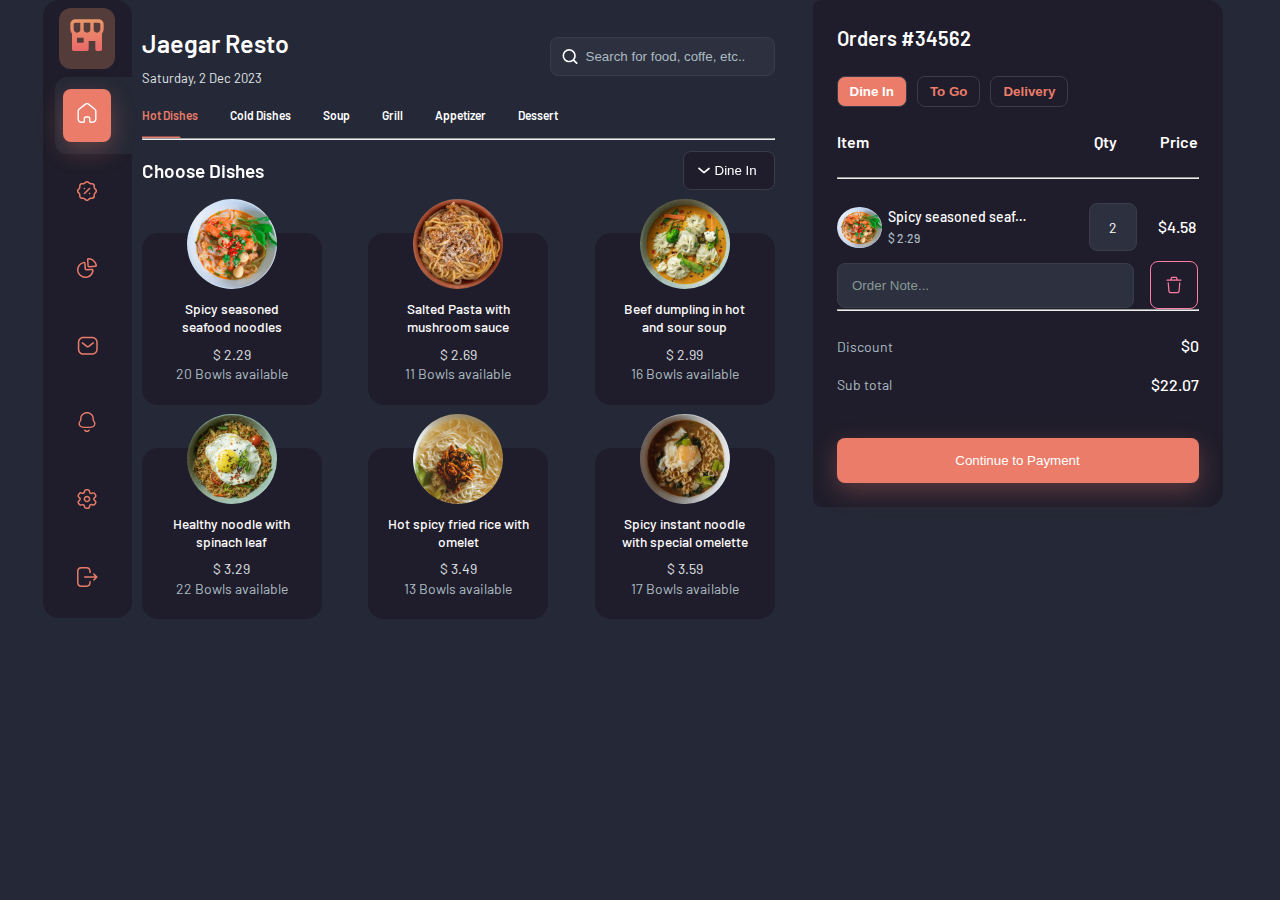
<file: index.html>
<!DOCTYPE html>
<html lang="en">

<head>
    <meta charset="UTF-8">
    <meta name="viewport" content="width=device-width, initial-scale=1.0">
    <title>Jaegar Resto</title>
    <link rel="stylesheet" href="styles.css">
</head>

<body>
    <div class="container">
        <nav class="sitenav">
            <ul class="sitenav__list">
                <li class="sitenav__item">
                    <div class='icon-wrapper'>
                        <svg xmlns="http://www.w3.org/2000/svg" width="40" height="40" fill="none">
                            <path fill="url(#a)"
                                d="M31.667 3.333H8.333c-2.756 0-5 2.244-5 5v4.719c0 1.755.637 3.35 1.667 4.576v15.705A1.667 1.667 0 0 0 6.667 35H20a1.667 1.667 0 0 0 1.667-1.667V25h6.666v8.333A1.667 1.667 0 0 0 30 35h3.333A1.667 1.667 0 0 0 35 33.333V17.627a7.09 7.09 0 0 0 1.667-4.577V8.333c0-2.756-2.244-5-5-5Zm1.666 5v4.719c0 1.9-1.415 3.52-3.151 3.611l-.182.004a3.337 3.337 0 0 1-3.333-3.334V6.667h5c.92 0 1.666.748 1.666 1.666Zm-16.666 5V6.667h6.666v6.666A3.337 3.337 0 0 1 20 16.667a3.337 3.337 0 0 1-3.333-3.334Zm-10-5c0-.918.746-1.666 1.666-1.666h5v6.666A3.337 3.337 0 0 1 10 16.667l-.182-.005c-1.736-.09-3.151-1.71-3.151-3.61V8.333Zm10 18.334H10v-5h6.667v5Z" />
                            <defs>
                                <linearGradient id="a" x1="20" x2="20" y1="3.333" y2="35"
                                    gradientUnits="userSpaceOnUse">
                                    <stop stop-color="#EA9769" />
                                    <stop offset="1" stop-color="#EA6969" />
                                </linearGradient>
                            </defs>
                        </svg>
                    </div>
                </li>
                <li class="sitenav__item active">
                    <div class='icon-wrapper'>
                        <svg xmlns="http://www.w3.org/2000/svg" width="20" height="20" fill="none">
                            <path fill="currentColor"
                                d="M7.73.788a3.633 3.633 0 0 1 4.36-.12l.16.12 6.09 4.871a2.999 2.999 0 0 1 1.15 2.13l.01.2v8.11c0 2.09-1.65 3.79-3.72 3.9h-1.99a1.83 1.83 0 0 1-1.79-1.69l-.01-.14v-2.86a.635.635 0 0 0-.54-.62l-.09-.01H8.69a.635.635 0 0 0-.62.54l-.01.09v2.85c0 .06-.01.13-.02.18l-.01.02-.01.07a1.822 1.822 0 0 1-1.69 1.56L6.2 20H4.41c-2.09 0-3.8-1.64-3.91-3.7v-8.31a2.967 2.967 0 0 1 1-2.19L7.73.788Zm3.65 1.09a2.256 2.256 0 0 0-2.64-.11l-.15.11L2.51 6.78a1.55 1.55 0 0 0-.61 1.06l-.01.16v8.1c0 1.33 1.04 2.42 2.36 2.5H6.2c.22 0 .41-.15.44-.36l.02-.18.01-.05v-2.7c0-1.07.82-1.94 1.87-2.02h2.82c1.07 0 1.94.82 2.02 1.87v3.01c0 .21.15.39.35.43h1.86a2.5 2.5 0 0 0 2.51-2.34l.01-.16v-8.1a1.62 1.62 0 0 0-.5-1.13l-.13-.11-6.1-4.88Z" />
                        </svg>
                    </div>
                </li>
                <li class="sitenav__item">
                    <div class='icon-wrapper'>
                        <svg xmlns="http://www.w3.org/2000/svg" width="20" height="20" fill="none">
                            <path fill="currentColor"
                                d="m11.951.716.182.17.72.72c.246.245.57.396.914.43l.15.008h1.027a3.013 3.013 0 0 1 3.007 2.835l.005.177v1.027c0 .35.12.686.338.953l.1.11.718.72a3.012 3.012 0 0 1 .146 4.114l-.136.145-.728.729c-.245.245-.396.57-.43.913l-.008.149v1.029a3.012 3.012 0 0 1-2.835 3.006l-.177.005h-1.028c-.348 0-.685.12-.953.34l-.11.099-.718.716a3.01 3.01 0 0 1-4.115.146l-.154-.144-.717-.717a1.515 1.515 0 0 0-.917-.433l-.148-.007H5.055a3.011 3.011 0 0 1-3.006-2.834l-.005-.177v-1.03c0-.347-.121-.684-.34-.951l-.099-.11-.717-.718A3.011 3.011 0 0 1 .742 8.02l.136-.145.726-.727c.247-.248.399-.572.433-.917l.007-.148V5.056l.005-.177a3.013 3.013 0 0 1 2.83-2.83l.176-.005h1.03c.348 0 .684-.121.951-.338l.11-.1.719-.718C8.99-.244 10.793-.294 11.95.716Zm-2.91 1.127-.114.104-.721.722a3.012 3.012 0 0 1-1.924.868l-.198.007H5.055c-.787 0-1.435.604-1.505 1.374l-.006.138v1.027c0 .729-.264 1.43-.742 1.978l-.135.146-.727.728a1.51 1.51 0 0 0-.097 2.024l.105.115.72.72c.513.516.822 1.201.87 1.924l.006.198v1.029c0 .788.604 1.435 1.374 1.505l.137.006h1.03c.727 0 1.429.265 1.977.742l.145.136.724.723a1.512 1.512 0 0 0 2.027.1l.115-.105.721-.72a3.01 3.01 0 0 1 1.924-.87l.198-.006h1.028c.789 0 1.436-.604 1.506-1.374l.006-.137v-1.03c0-.728.265-1.431.742-1.977l.135-.145.727-.727c.552-.555.584-1.43.097-2.024l-.104-.115-.722-.722a3.01 3.01 0 0 1-.868-1.924l-.007-.198V5.056c0-.789-.604-1.436-1.374-1.506l-.138-.006h-1.028c-.73 0-1.431-.265-1.978-.742l-.145-.135-.688-.69-.04-.037a1.512 1.512 0 0 0-2.023-.097Zm4.056 10.2c.07.07.13.15.17.24.03.09.05.19.05.29 0 .1-.02.19-.05.28-.04.09-.1.18-.17.25a.75.75 0 0 1-1.06 0 .821.821 0 0 1-.16-.25.717.717 0 0 1 0-.57c.04-.09.09-.17.16-.24.28-.28.78-.28 1.06 0Zm.003-5.144a.75.75 0 0 1 .073.977l-.073.084-5.14 5.14a.75.75 0 0 1-1.133-.977l.072-.084 5.14-5.14a.75.75 0 0 1 1.061 0Zm-5.144.004c.14.139.22.33.22.53 0 .1-.01.189-.05.28-.04.09-.1.17-.17.25a.773.773 0 0 1-.53.22c-.1 0-.19-.021-.28-.061a.818.818 0 0 1-.25-.16.963.963 0 0 1-.16-.25.714.714 0 0 1 0-.57c.04-.09.09-.18.16-.24a.772.772 0 0 1 1.06 0Z" />
                        </svg>
                    </div>
                </li>
                <li class="sitenav__item">
                    <div class='icon-wrapper'>
                        <svg xmlns="http://www.w3.org/2000/svg" width="20" height="20" fill="none">
                            <path fill="currentColor"
                                d="M8.498 4.76c.087.175.14.364.155.561l.389 5.489c.005.075.04.145.099.194a.29.29 0 0 0 .157.067l.062.001 5.574-.335c.453-.027.897.13 1.226.435.33.304.517.728.514 1.22-.247 3.612-2.901 6.632-6.515 7.415-3.614.782-7.323-.86-9.101-4.022a7.664 7.664 0 0 1-.944-2.61l-.048-.34A5.183 5.183 0 0 1 0 12.08l.003-.242c.01-3.772 2.659-7.033 6.385-7.913l.256-.056.137-.023c.721-.098 1.43.28 1.717.916Zm-1.482.518-.084.01-.228.051c-2.969.716-5.098 3.271-5.216 6.282l-.005.245c-.007.187 0 .373.022.572l.028.203c.1.854.375 1.68.816 2.436 1.467 2.61 4.518 3.96 7.49 3.316 2.972-.644 5.155-3.128 5.357-6.052a.158.158 0 0 0-.051-.116.165.165 0 0 0-.077-.04l-.044-.003-5.565.335a1.795 1.795 0 0 1-1.289-.42 1.716 1.716 0 0 1-.605-1.187l-.388-5.484c0-.009-.003-.018-.02-.053a.163.163 0 0 0-.14-.095ZM11.423.001c4.285.121 7.88 3.2 8.567 7.34l.01.116-.002.202c-.024.297-.144.58-.344.808a1.46 1.46 0 0 1-.995.49l-6.646.433c-.851.048-1.583-.585-1.639-1.417L9.93 1.45l.005-.146.022-.165c.06-.292.211-.559.435-.762.282-.254.655-.39 1.031-.375Zm-.012 1.448.44 6.43c.003.038.037.068.07.066l6.597-.431-.033-.18c-.653-3.254-3.473-5.67-6.856-5.875l-.218-.01Z" />
                        </svg>
                    </div>
                </li>
                <li class="sitenav__item">
                    <div class='icon-wrapper'>
                        <svg xmlns="http://www.w3.org/2000/svg" width="21" height="19" fill="none">
                            <path fill="currentColor"
                                d="M15.321.758a5.518 5.518 0 0 1 3.987 1.773 5.568 5.568 0 0 1 1.479 4.086l-.002 6.237a5.6 5.6 0 0 1-1.477 4.13 5.522 5.522 0 0 1-3.995 1.774h-9.06c-3.17 0-5.457-2.561-5.457-5.859V6.617C.796 3.32 3.083.758 6.252.758h9.07Zm-.017 1.528H6.252c-2.293 0-3.939 1.844-3.939 4.331v6.282c0 2.488 1.646 4.33 3.94 4.33h9.051a4.005 4.005 0 0 0 2.894-1.287A4.097 4.097 0 0 0 19.27 12.9l.001-6.327a4.064 4.064 0 0 0-1.072-2.998 4.005 4.005 0 0 0-2.894-1.288Zm1.516 4.11c.238.3.216.725-.036.998l-.082.077-4.107 3.31a2.89 2.89 0 0 1-3.416.115l-.161-.119-4.135-3.304a.768.768 0 0 1-.122-1.074.755.755 0 0 1 .973-.187l.092.063 4.13 3.301a1.38 1.38 0 0 0 1.58.089l.118-.083 4.1-3.305a.755.755 0 0 1 1.066.12Z" />
                        </svg>
                    </div>
                </li>
                <li class="sitenav__item">
                    <div class='icon-wrapper'>
                        <svg xmlns="http://www.w3.org/2000/svg" width="18" height="20" fill="none">
                            <path fill="currentColor"
                                d="M11.608 17.69c.296.242.343.681.105.982-.176.221-.38.42-.596.583a3.495 3.495 0 0 1-4.902-.586.703.703 0 0 1 .11-.98.684.684 0 0 1 .968.11c.345.44.854.724 1.413.79a2.138 2.138 0 0 0 1.577-.445c.133-.1.253-.217.356-.347a.684.684 0 0 1 .969-.106ZM2.152 7l.012-.596c.01-.255.023-.492.043-.723C2.507 2.445 5.596 0 8.965 0h.071c3.367 0 6.457 2.443 6.767 5.685.018.206.026.39.028.647l.001.788c0 .072.002.135.004.194l.009.196.045.187a3.93 3.93 0 0 0 .726 1.431l.15.177.063.08c.406.607.638 1.313.671 2.074l-.001.403a4.076 4.076 0 0 1-.965 2.496 4.799 4.799 0 0 1-3.047 1.488 41.583 41.583 0 0 1-8.974 0 4.874 4.874 0 0 1-3.086-1.524 4.07 4.07 0 0 1-.926-2.66v-.238A4.08 4.08 0 0 1 1.17 9.38l.068-.086a3.85 3.85 0 0 0 .928-1.82l-.015.06L2.152 7Zm6.884-5.605h-.071c-2.698 0-5.157 1.946-5.385 4.412-.012.135-.021.275-.029.422l-.016.467-.006.919-.015.142A5.251 5.251 0 0 1 2.25 10.24l.05-.057-.089.146a2.67 2.67 0 0 0-.313.94l-.018.19v.218a2.656 2.656 0 0 0 .575 1.716 3.485 3.485 0 0 0 2.198 1.065c2.887.314 5.8.314 8.7 0a3.418 3.418 0 0 0 2.156-1.031c.412-.494.63-1.117.614-1.773v-.164a2.586 2.586 0 0 0-.435-1.323l.016.026-.138-.162a5.33 5.33 0 0 1-1.013-1.997l-.065-.276-.013-.092a7.52 7.52 0 0 1-.018-.4l-.003-.905a6.69 6.69 0 0 0-.022-.548c-.237-2.472-2.697-4.418-5.395-4.418Z" />
                        </svg>
                    </div>
                </li>
                <li class="sitenav__item">
                    <div class='icon-wrapper'>
                        <svg xmlns="http://www.w3.org/2000/svg" width="20" height="20" fill="none">
                            <path fill="currentColor"
                                d="M10.616 0c.71 0 1.388.28 1.882.779.495.498.762 1.17.74 1.799l.009.147c.017.146.065.286.144.416.152.255.402.44.695.514.292.074.602.032.896-.137l.164-.082c1.23-.567 2.705-.117 3.387 1.043l.613 1.043c.017.027.03.056.043.085l.057.111a2.536 2.536 0 0 1-.884 3.204l-.257.159a1.102 1.102 0 0 0-.33.356 1.094 1.094 0 0 0-.117.847c.078.287.27.53.56.695l.166.105c.505.346.869.855 1.028 1.439.18.659.083 1.36-.272 1.957l-.66 1.077-.1.152c-.774 1.092-2.279 1.425-3.427.776l-.136-.069a1.19 1.19 0 0 0-.435-.1 1.128 1.128 0 0 0-1.143 1.154l-.008.171C13.12 18.971 11.985 20 10.616 20H9.381c-1.449 0-2.623-1.15-2.622-2.525l-.008-.147a1.045 1.045 0 0 0-.148-.422 1.125 1.125 0 0 0-.688-.519c-.29-.076-.6-.035-.9.134l-.177.087a2.674 2.674 0 0 1-1.794.129 2.606 2.606 0 0 1-1.57-1.215l-.637-1.078-.085-.16a2.527 2.527 0 0 1 1.03-3.296l.104-.065c.309-.21.494-.554.494-.923 0-.401-.219-.772-.6-.988l-.156-.098A2.542 2.542 0 0 1 .86 5.507l.65-1.045a2.646 2.646 0 0 1 3.552-.96l.134.07c.135.06.283.093.425.094.626 0 1.137-.492 1.146-1.124l.009-.194A2.54 2.54 0 0 1 7.528.755 2.642 2.642 0 0 1 9.381 0h1.235Zm0 1.448H9.381c-.302 0-.592.118-.806.328-.189.186-.304.431-.325.66l-.013.305C8.133 4.072 7 5.114 5.613 5.114a2.619 2.619 0 0 1-1.069-.244l-.192-.1a1.163 1.163 0 0 0-1.571.43l-.65 1.045a1.103 1.103 0 0 0 .312 1.464l.26.162A2.556 2.556 0 0 1 3.859 10c0 .845-.424 1.634-1.156 2.13l-.156.096c-.512.29-.71.918-.472 1.412l.056.107.63 1.063c.147.262.395.454.688.536.26.072.538.052.754-.042l.109-.052a2.652 2.652 0 0 1 1.986-.261 2.591 2.591 0 0 1 1.925 2.21l.02.353c.062.563.548 1 1.14 1h1.234c.598 0 1.094-.45 1.14-1l.006-.11a2.536 2.536 0 0 1 .766-1.824 2.65 2.65 0 0 1 1.877-.75c.35.01.695.087 1.048.242l.316.158c.496.213 1.084.058 1.382-.361l.073-.111.644-1.052a1.1 1.1 0 0 0-.303-1.455l-.273-.17a2.563 2.563 0 0 1-1.062-1.462 2.513 2.513 0 0 1 .265-1.944c.19-.326.451-.606.792-.838l.161-.099c.512-.293.71-.921.473-1.417l-.07-.134-.013-.028-.585-.995a1.157 1.157 0 0 0-1.34-.513l-.111.044-.104.051a2.661 2.661 0 0 1-1.984.272 2.607 2.607 0 0 1-1.596-1.18 2.488 2.488 0 0 1-.342-1.021l-.014-.253a1.11 1.11 0 0 0-.323-.814 1.158 1.158 0 0 0-.823-.34Zm-.613 5.284c1.842 0 3.336 1.463 3.336 3.268 0 1.805-1.494 3.268-3.336 3.268-1.842 0-3.336-1.463-3.336-3.268 0-1.805 1.494-3.268 3.336-3.268Zm0 1.448c-1.026 0-1.858.815-1.858 1.82 0 1.005.832 1.82 1.858 1.82 1.026 0 1.858-.815 1.858-1.82 0-1.005-.832-1.82-1.858-1.82Z" />
                        </svg>
                    </div>
                </li>
                <li class="sitenav__item">
                    <div class='icon-wrapper'>
                        <svg xmlns="http://www.w3.org/2000/svg" width="24" height="24" fill="none">
                            <path fill="currentColor"
                                d="M11.331 2.021a4.435 4.435 0 0 1 4.43 4.227l.005.208v.933a.75.75 0 0 1-1.493.102l-.007-.102v-.933a2.935 2.935 0 0 0-2.763-2.93l-.172-.005H6.456a2.935 2.935 0 0 0-2.929 2.763l-.005.172v11.13a2.935 2.935 0 0 0 2.762 2.93l.172.006h4.885a2.925 2.925 0 0 0 2.92-2.753l.005-.171v-.944a.75.75 0 0 1 1.493-.101l.007.101v.944a4.425 4.425 0 0 1-4.21 4.418l-.215.006H6.456a4.435 4.435 0 0 1-4.43-4.227l-.004-.209V6.457a4.435 4.435 0 0 1 4.225-4.43l.209-.005h4.875Zm7.995 6.481.084.073 2.928 2.915c.027.026.05.053.071.08l-.07-.08a.753.753 0 0 1 .17.26l.012.035a.667.667 0 0 1 .019.064l.007.036a.637.637 0 0 1 .012.136v.029c0 .015-.002.03-.004.046l.005-.075a.755.755 0 0 1-.013.137l-.008.035a.65.65 0 0 1-.019.068l-.011.03a.68.68 0 0 1-.032.073l-.01.017a.743.743 0 0 1-.127.17l-.002.002-2.928 2.916a.75.75 0 0 1-1.13-.98l.072-.083 1.639-1.636-10.223.001a.75.75 0 0 1-.101-1.493l.101-.007h10.225l-1.641-1.633a.75.75 0 0 1-.075-.977l.073-.084a.75.75 0 0 1 .976-.075Z" />
                        </svg>
                    </div>
                </li>
            </ul>
        </nav>
        <section class="middle-section">
            <header class="site-header">
                <div class="site-header__top">
                    <div class="site-header__title">
                        <p class='logo-title'>jaegar resto</p>
                        <span class='date'>Saturday, 2 Dec 2023</span>
                    </div>
                    <form class='form'>
                        <img class="form__img" src="./img/search-icon.svg" alt="search">
                        <input type="text" name="search" class="search-input"
                            placeholder="Search for food, coffe, etc..">
                    </form>
                </div>
                <div class="site-header__menu">
                    <ul class="site-header-list">
                        <li class="site-header-item active-item">Hot Dishes</li>
                        <li class="site-header-item">Cold Dishes</li>
                        <li class="site-header-item">Soup</li>
                        <li class="site-header-item">Grill</li>
                        <li class="site-header-item">Appetizer</li>
                        <li class="site-header-item">Dessert</li>
                    </ul>
                </div>
            </header>
            <hr>
            <div class="food-info">
                <div class="food-info_header">
                    <p class="food-info_dishes">Choose Dishes</p>
                    <select name="sources" id="sources" class="custom-select sources">
                        <option value="profile">Dine In</option>
                        <option value="word">To Go</option>
                        <option value="hashtag">Delivery</option>
                    </select>
                </div>
                <ul class="food__list">
                    <li class="food__item">
                        <img class="food__img" src="./img/image 4.png" alt="Spicy seasoned seafood noodles">
                        <div class="about__food">
                            <p class="food__name">Spicy seasoned seafood noodles</p>
                            <span class="food-price">$ 2.29</span>
                            <p class="availabled-bowls">20 Bowls available</p>
                        </div>
                    </li>
                    <li class="food__item">
                        <img class="food__img" src="./img/image 4-1.png" alt="Salted Pasta with mushroom sauce">
                        <div class="about__food">
                            <p class="food__name">Salted Pasta with mushroom sauce</p>
                            <span class="food-price">$ 2.69</span>
                            <p class="availabled-bowls">11 Bowls available</p>
                        </div>
                    </li>
                    <li class="food__item">
                        <img class="food__img" src="./img/image 4-2.png" alt="Beef dumpling in hot and sour soup">
                        <div class="about__food">
                            <p class="food__name">Beef dumpling in hot and sour soup</p>
                            <span class="food-price">$ 2.99</span>
                            <p class="availabled-bowls">16 Bowls available</p>
                        </div>
                    </li>
                    <li class="food__item">
                        <img class="food__img" src="./img/image 4-3.png" alt="Healthy noodle with spinach leaf">
                        <div class="about__food">
                            <p class="food__name">Healthy noodle with spinach leaf</p>
                            <span class="food-price">$ 3.29</span>
                            <p class="availabled-bowls">22 Bowls available</p>
                        </div>
                    </li>
                    <li class="food__item">
                        <img class="food__img" src="./img/image 4-4.png" alt="Hot spicy fried rice with omelet">
                        <div class="about__food">
                            <p class="food__name">Hot spicy fried rice with omelet</p>
                            <span class="food-price">$ 3.49</span>
                            <p class="availabled-bowls">13 Bowls available</p>
                        </div>
                    </li>
                    <li class="food__item">
                        <img class="food__img" src="./img/image 4-5.png"
                            alt="Spicy instant noodle with special omelette">
                        <div class="about__food">
                            <p class="food__name">Spicy instant noodle with special omelette</p>
                            <span class="food-price">$ 3.59</span>
                            <p class="availabled-bowls">17 Bowls available</p>
                        </div>
                    </li>
                </ul>
            </div>
        </section>
        <setion class="right-section">
            <div class="order">
                <header class="order-header">
                    <p class="order-header__title">Orders #34562</p>
                    <div class="order-header__buttons">
                        <button class="order-header_button active-btn" type="button">Dine In</button><button
                            class="order-header_button" type="button">To Go</button><button class="order-header_button"
                            type="button">Delivery</button>
                    </div>
                    <div class="about-product-titles">
                        <p class="about-title product-name-title">Item</p>
                        <p class="about-title product-qty-title">Qty</p>
                        <p class="about-title product-price-title">Price</p>
                    </div>
                </header>
                <hr>
                <ul class="product-info__list">
                    <li class="product-info__item">
                        <div class="product-info">
                            <div class="product-info__header">
                                <img class="product-info__img" src="./img/image 4.png"
                                    alt="Spicy seasoned seafood noodles">
                                <div class="product-info__text">
                                    <p class="product-name">Spicy seasoned seafood noodles</p>
                                    <span class="product-price">$ 2.29</span>
                                </div>
                                <div class="product-count">2</div>
                                <p class="total-price">$4.58</p>
                            </div>
                            <div class="product-info__footer">
                                <form class="product-info__form">
                                    <input type="text" class="form-info__input" placeholder="Order Note...">
                                </form>
                                <div class="remove-product-wrapper">
                                    <img class="remove-product-image" src="./img/delete.svg" alt="remove product">
                                </div>
                            </div>
                        </div>
                    </li>
                </ul>
                <hr>
                <div class="discounts">
                    <div class="prices">
                        <div class="prices-header">
                            <p class="discount-title">Discount</p>
                            <p class="discount-price">$0</p>
                        </div>
                        <div class="prices-footer">
                            <p class="total-title">Sub total</p>
                            <p class="sub-price">$22.07</p>
                        </div>
                    </div>
                    <div class="payment-buttons">
                        <button type="submit" class="payment-btn">Continue to Payment</button>
                    </div>
                </div>
        </setion>
    </div>
</body>

</html>
</file>
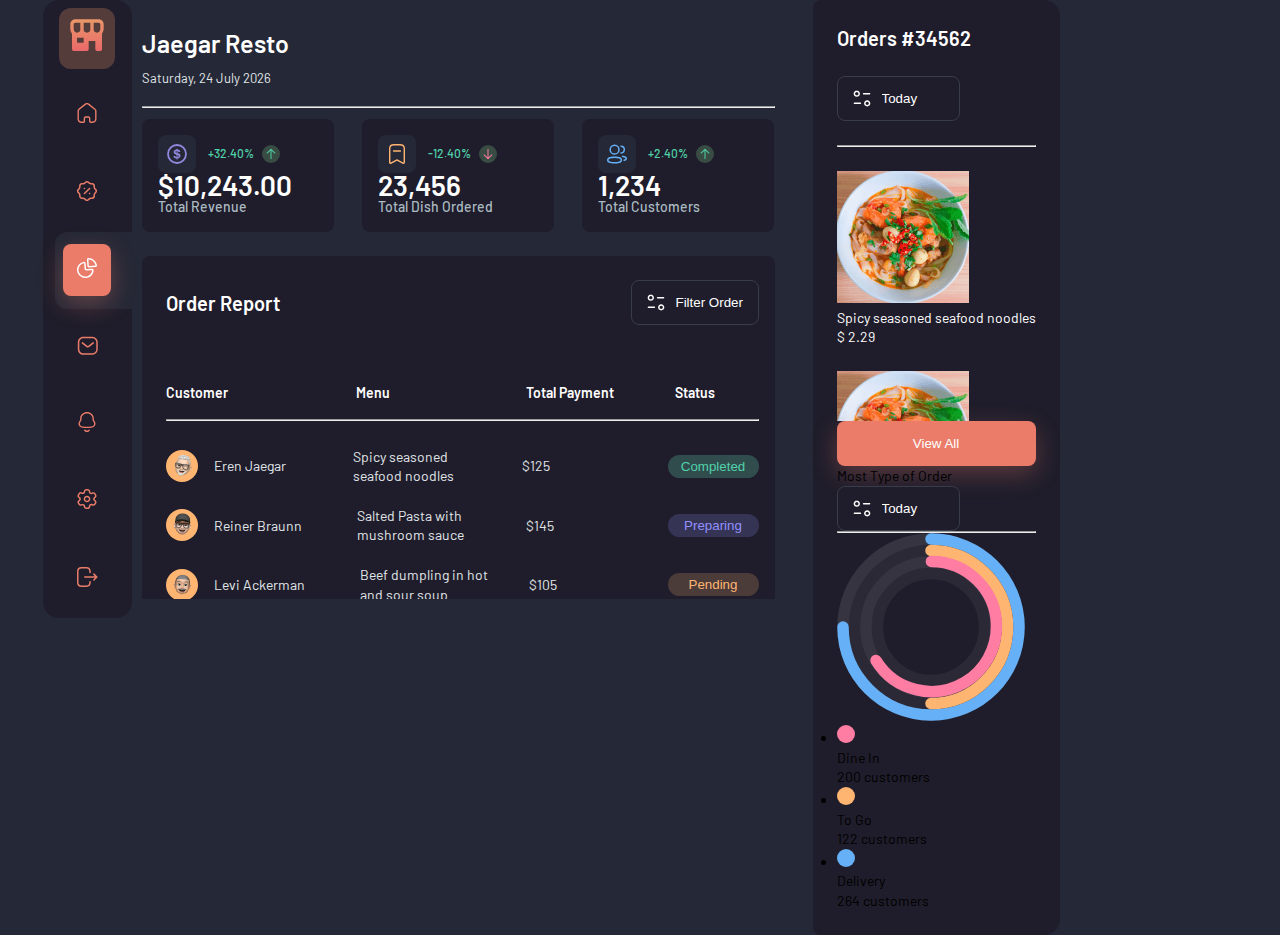
<file: dashboard.html>
<!DOCTYPE html>
<html lang="en">
<head>
    <meta charset="UTF-8">
    <meta name="viewport" content="width=device-width, initial-scale=1.0">
    <title>Jaegar Resto</title>
    <link rel="stylesheet" href="styles.css">
</head>
<body>
    <div class="container">
        <nav class="sitenav">
            <ul class="sitenav__list">
                <li class="sitenav__item">
                    <div class='icon-wrapper'>
                        <svg xmlns="http://www.w3.org/2000/svg" width="40" height="40" fill="none"><path fill="url(#a)" d="M31.667 3.333H8.333c-2.756 0-5 2.244-5 5v4.719c0 1.755.637 3.35 1.667 4.576v15.705A1.667 1.667 0 0 0 6.667 35H20a1.667 1.667 0 0 0 1.667-1.667V25h6.666v8.333A1.667 1.667 0 0 0 30 35h3.333A1.667 1.667 0 0 0 35 33.333V17.627a7.09 7.09 0 0 0 1.667-4.577V8.333c0-2.756-2.244-5-5-5Zm1.666 5v4.719c0 1.9-1.415 3.52-3.151 3.611l-.182.004a3.337 3.337 0 0 1-3.333-3.334V6.667h5c.92 0 1.666.748 1.666 1.666Zm-16.666 5V6.667h6.666v6.666A3.337 3.337 0 0 1 20 16.667a3.337 3.337 0 0 1-3.333-3.334Zm-10-5c0-.918.746-1.666 1.666-1.666h5v6.666A3.337 3.337 0 0 1 10 16.667l-.182-.005c-1.736-.09-3.151-1.71-3.151-3.61V8.333Zm10 18.334H10v-5h6.667v5Z"/><defs><linearGradient id="a" x1="20" x2="20" y1="3.333" y2="35" gradientUnits="userSpaceOnUse"><stop stop-color="#EA9769"/><stop offset="1" stop-color="#EA6969"/></linearGradient></defs></svg>
                    </div>
                </li>
                <li class="sitenav__item">
                    <div class='icon-wrapper'>
                        <a href="index.html">
                            <svg xmlns="http://www.w3.org/2000/svg" width="20" height="20" fill="none"><path fill="currentColor" d="M7.73.788a3.633 3.633 0 0 1 4.36-.12l.16.12 6.09 4.871a2.999 2.999 0 0 1 1.15 2.13l.01.2v8.11c0 2.09-1.65 3.79-3.72 3.9h-1.99a1.83 1.83 0 0 1-1.79-1.69l-.01-.14v-2.86a.635.635 0 0 0-.54-.62l-.09-.01H8.69a.635.635 0 0 0-.62.54l-.01.09v2.85c0 .06-.01.13-.02.18l-.01.02-.01.07a1.822 1.822 0 0 1-1.69 1.56L6.2 20H4.41c-2.09 0-3.8-1.64-3.91-3.7v-8.31a2.967 2.967 0 0 1 1-2.19L7.73.788Zm3.65 1.09a2.256 2.256 0 0 0-2.64-.11l-.15.11L2.51 6.78a1.55 1.55 0 0 0-.61 1.06l-.01.16v8.1c0 1.33 1.04 2.42 2.36 2.5H6.2c.22 0 .41-.15.44-.36l.02-.18.01-.05v-2.7c0-1.07.82-1.94 1.87-2.02h2.82c1.07 0 1.94.82 2.02 1.87v3.01c0 .21.15.39.35.43h1.86a2.5 2.5 0 0 0 2.51-2.34l.01-.16v-8.1a1.62 1.62 0 0 0-.5-1.13l-.13-.11-6.1-4.88Z"/></svg>
                        </a>
                    </div>
                </li>
                <li class="sitenav__item">
                    <div class='icon-wrapper'>
                       <a href="">
                           <svg xmlns="http://www.w3.org/2000/svg" width="20" height="20" fill="none"><path fill="currentColor" d="m11.951.716.182.17.72.72c.246.245.57.396.914.43l.15.008h1.027a3.013 3.013 0 0 1 3.007 2.835l.005.177v1.027c0 .35.12.686.338.953l.1.11.718.72a3.012 3.012 0 0 1 .146 4.114l-.136.145-.728.729c-.245.245-.396.57-.43.913l-.008.149v1.029a3.012 3.012 0 0 1-2.835 3.006l-.177.005h-1.028c-.348 0-.685.12-.953.34l-.11.099-.718.716a3.01 3.01 0 0 1-4.115.146l-.154-.144-.717-.717a1.515 1.515 0 0 0-.917-.433l-.148-.007H5.055a3.011 3.011 0 0 1-3.006-2.834l-.005-.177v-1.03c0-.347-.121-.684-.34-.951l-.099-.11-.717-.718A3.011 3.011 0 0 1 .742 8.02l.136-.145.726-.727c.247-.248.399-.572.433-.917l.007-.148V5.056l.005-.177a3.013 3.013 0 0 1 2.83-2.83l.176-.005h1.03c.348 0 .684-.121.951-.338l.11-.1.719-.718C8.99-.244 10.793-.294 11.95.716Zm-2.91 1.127-.114.104-.721.722a3.012 3.012 0 0 1-1.924.868l-.198.007H5.055c-.787 0-1.435.604-1.505 1.374l-.006.138v1.027c0 .729-.264 1.43-.742 1.978l-.135.146-.727.728a1.51 1.51 0 0 0-.097 2.024l.105.115.72.72c.513.516.822 1.201.87 1.924l.006.198v1.029c0 .788.604 1.435 1.374 1.505l.137.006h1.03c.727 0 1.429.265 1.977.742l.145.136.724.723a1.512 1.512 0 0 0 2.027.1l.115-.105.721-.72a3.01 3.01 0 0 1 1.924-.87l.198-.006h1.028c.789 0 1.436-.604 1.506-1.374l.006-.137v-1.03c0-.728.265-1.431.742-1.977l.135-.145.727-.727c.552-.555.584-1.43.097-2.024l-.104-.115-.722-.722a3.01 3.01 0 0 1-.868-1.924l-.007-.198V5.056c0-.789-.604-1.436-1.374-1.506l-.138-.006h-1.028c-.73 0-1.431-.265-1.978-.742l-.145-.135-.688-.69-.04-.037a1.512 1.512 0 0 0-2.023-.097Zm4.056 10.2c.07.07.13.15.17.24.03.09.05.19.05.29 0 .1-.02.19-.05.28-.04.09-.1.18-.17.25a.75.75 0 0 1-1.06 0 .821.821 0 0 1-.16-.25.717.717 0 0 1 0-.57c.04-.09.09-.17.16-.24.28-.28.78-.28 1.06 0Zm.003-5.144a.75.75 0 0 1 .073.977l-.073.084-5.14 5.14a.75.75 0 0 1-1.133-.977l.072-.084 5.14-5.14a.75.75 0 0 1 1.061 0Zm-5.144.004c.14.139.22.33.22.53 0 .1-.01.189-.05.28-.04.09-.1.17-.17.25a.773.773 0 0 1-.53.22c-.1 0-.19-.021-.28-.061a.818.818 0 0 1-.25-.16.963.963 0 0 1-.16-.25.714.714 0 0 1 0-.57c.04-.09.09-.18.16-.24a.772.772 0 0 1 1.06 0Z"/></svg>
                       </a>
                    </div>
                </li>
                <li class="sitenav__item active">
                    <div class='icon-wrapper'>
                        <a href="dashboard.html">
                            <svg xmlns="http://www.w3.org/2000/svg" width="20" height="20" fill="none"><path fill="currentColor" d="M8.498 4.76c.087.175.14.364.155.561l.389 5.489c.005.075.04.145.099.194a.29.29 0 0 0 .157.067l.062.001 5.574-.335c.453-.027.897.13 1.226.435.33.304.517.728.514 1.22-.247 3.612-2.901 6.632-6.515 7.415-3.614.782-7.323-.86-9.101-4.022a7.664 7.664 0 0 1-.944-2.61l-.048-.34A5.183 5.183 0 0 1 0 12.08l.003-.242c.01-3.772 2.659-7.033 6.385-7.913l.256-.056.137-.023c.721-.098 1.43.28 1.717.916Zm-1.482.518-.084.01-.228.051c-2.969.716-5.098 3.271-5.216 6.282l-.005.245c-.007.187 0 .373.022.572l.028.203c.1.854.375 1.68.816 2.436 1.467 2.61 4.518 3.96 7.49 3.316 2.972-.644 5.155-3.128 5.357-6.052a.158.158 0 0 0-.051-.116.165.165 0 0 0-.077-.04l-.044-.003-5.565.335a1.795 1.795 0 0 1-1.289-.42 1.716 1.716 0 0 1-.605-1.187l-.388-5.484c0-.009-.003-.018-.02-.053a.163.163 0 0 0-.14-.095ZM11.423.001c4.285.121 7.88 3.2 8.567 7.34l.01.116-.002.202c-.024.297-.144.58-.344.808a1.46 1.46 0 0 1-.995.49l-6.646.433c-.851.048-1.583-.585-1.639-1.417L9.93 1.45l.005-.146.022-.165c.06-.292.211-.559.435-.762.282-.254.655-.39 1.031-.375Zm-.012 1.448.44 6.43c.003.038.037.068.07.066l6.597-.431-.033-.18c-.653-3.254-3.473-5.67-6.856-5.875l-.218-.01Z"/></svg>
                        </a>
                    </div>
                </li>
                <li class="sitenav__item">
                    <div class='icon-wrapper'>
                        <a href="">
                            <svg xmlns="http://www.w3.org/2000/svg" width="21" height="19" fill="none"><path fill="currentColor" d="M15.321.758a5.518 5.518 0 0 1 3.987 1.773 5.568 5.568 0 0 1 1.479 4.086l-.002 6.237a5.6 5.6 0 0 1-1.477 4.13 5.522 5.522 0 0 1-3.995 1.774h-9.06c-3.17 0-5.457-2.561-5.457-5.859V6.617C.796 3.32 3.083.758 6.252.758h9.07Zm-.017 1.528H6.252c-2.293 0-3.939 1.844-3.939 4.331v6.282c0 2.488 1.646 4.33 3.94 4.33h9.051a4.005 4.005 0 0 0 2.894-1.287A4.097 4.097 0 0 0 19.27 12.9l.001-6.327a4.064 4.064 0 0 0-1.072-2.998 4.005 4.005 0 0 0-2.894-1.288Zm1.516 4.11c.238.3.216.725-.036.998l-.082.077-4.107 3.31a2.89 2.89 0 0 1-3.416.115l-.161-.119-4.135-3.304a.768.768 0 0 1-.122-1.074.755.755 0 0 1 .973-.187l.092.063 4.13 3.301a1.38 1.38 0 0 0 1.58.089l.118-.083 4.1-3.305a.755.755 0 0 1 1.066.12Z"/></svg>
                        </a>
                    </div>
                </li>
                <li class="sitenav__item">
                    <div class='icon-wrapper'>
                       <a href="">
                           <svg xmlns="http://www.w3.org/2000/svg" width="18" height="20" fill="none"><path fill="currentColor" d="M11.608 17.69c.296.242.343.681.105.982-.176.221-.38.42-.596.583a3.495 3.495 0 0 1-4.902-.586.703.703 0 0 1 .11-.98.684.684 0 0 1 .968.11c.345.44.854.724 1.413.79a2.138 2.138 0 0 0 1.577-.445c.133-.1.253-.217.356-.347a.684.684 0 0 1 .969-.106ZM2.152 7l.012-.596c.01-.255.023-.492.043-.723C2.507 2.445 5.596 0 8.965 0h.071c3.367 0 6.457 2.443 6.767 5.685.018.206.026.39.028.647l.001.788c0 .072.002.135.004.194l.009.196.045.187a3.93 3.93 0 0 0 .726 1.431l.15.177.063.08c.406.607.638 1.313.671 2.074l-.001.403a4.076 4.076 0 0 1-.965 2.496 4.799 4.799 0 0 1-3.047 1.488 41.583 41.583 0 0 1-8.974 0 4.874 4.874 0 0 1-3.086-1.524 4.07 4.07 0 0 1-.926-2.66v-.238A4.08 4.08 0 0 1 1.17 9.38l.068-.086a3.85 3.85 0 0 0 .928-1.82l-.015.06L2.152 7Zm6.884-5.605h-.071c-2.698 0-5.157 1.946-5.385 4.412-.012.135-.021.275-.029.422l-.016.467-.006.919-.015.142A5.251 5.251 0 0 1 2.25 10.24l.05-.057-.089.146a2.67 2.67 0 0 0-.313.94l-.018.19v.218a2.656 2.656 0 0 0 .575 1.716 3.485 3.485 0 0 0 2.198 1.065c2.887.314 5.8.314 8.7 0a3.418 3.418 0 0 0 2.156-1.031c.412-.494.63-1.117.614-1.773v-.164a2.586 2.586 0 0 0-.435-1.323l.016.026-.138-.162a5.33 5.33 0 0 1-1.013-1.997l-.065-.276-.013-.092a7.52 7.52 0 0 1-.018-.4l-.003-.905a6.69 6.69 0 0 0-.022-.548c-.237-2.472-2.697-4.418-5.395-4.418Z"/></svg>
                       </a>
                    </div>
                </li>
                <li class="sitenav__item">
                    <div class='icon-wrapper'>
                        <a href="settings.html">
                            <svg xmlns="http://www.w3.org/2000/svg" width="20" height="20" fill="none"><path fill="currentColor" d="M10.616 0c.71 0 1.388.28 1.882.779.495.498.762 1.17.74 1.799l.009.147c.017.146.065.286.144.416.152.255.402.44.695.514.292.074.602.032.896-.137l.164-.082c1.23-.567 2.705-.117 3.387 1.043l.613 1.043c.017.027.03.056.043.085l.057.111a2.536 2.536 0 0 1-.884 3.204l-.257.159a1.102 1.102 0 0 0-.33.356 1.094 1.094 0 0 0-.117.847c.078.287.27.53.56.695l.166.105c.505.346.869.855 1.028 1.439.18.659.083 1.36-.272 1.957l-.66 1.077-.1.152c-.774 1.092-2.279 1.425-3.427.776l-.136-.069a1.19 1.19 0 0 0-.435-.1 1.128 1.128 0 0 0-1.143 1.154l-.008.171C13.12 18.971 11.985 20 10.616 20H9.381c-1.449 0-2.623-1.15-2.622-2.525l-.008-.147a1.045 1.045 0 0 0-.148-.422 1.125 1.125 0 0 0-.688-.519c-.29-.076-.6-.035-.9.134l-.177.087a2.674 2.674 0 0 1-1.794.129 2.606 2.606 0 0 1-1.57-1.215l-.637-1.078-.085-.16a2.527 2.527 0 0 1 1.03-3.296l.104-.065c.309-.21.494-.554.494-.923 0-.401-.219-.772-.6-.988l-.156-.098A2.542 2.542 0 0 1 .86 5.507l.65-1.045a2.646 2.646 0 0 1 3.552-.96l.134.07c.135.06.283.093.425.094.626 0 1.137-.492 1.146-1.124l.009-.194A2.54 2.54 0 0 1 7.528.755 2.642 2.642 0 0 1 9.381 0h1.235Zm0 1.448H9.381c-.302 0-.592.118-.806.328-.189.186-.304.431-.325.66l-.013.305C8.133 4.072 7 5.114 5.613 5.114a2.619 2.619 0 0 1-1.069-.244l-.192-.1a1.163 1.163 0 0 0-1.571.43l-.65 1.045a1.103 1.103 0 0 0 .312 1.464l.26.162A2.556 2.556 0 0 1 3.859 10c0 .845-.424 1.634-1.156 2.13l-.156.096c-.512.29-.71.918-.472 1.412l.056.107.63 1.063c.147.262.395.454.688.536.26.072.538.052.754-.042l.109-.052a2.652 2.652 0 0 1 1.986-.261 2.591 2.591 0 0 1 1.925 2.21l.02.353c.062.563.548 1 1.14 1h1.234c.598 0 1.094-.45 1.14-1l.006-.11a2.536 2.536 0 0 1 .766-1.824 2.65 2.65 0 0 1 1.877-.75c.35.01.695.087 1.048.242l.316.158c.496.213 1.084.058 1.382-.361l.073-.111.644-1.052a1.1 1.1 0 0 0-.303-1.455l-.273-.17a2.563 2.563 0 0 1-1.062-1.462 2.513 2.513 0 0 1 .265-1.944c.19-.326.451-.606.792-.838l.161-.099c.512-.293.71-.921.473-1.417l-.07-.134-.013-.028-.585-.995a1.157 1.157 0 0 0-1.34-.513l-.111.044-.104.051a2.661 2.661 0 0 1-1.984.272 2.607 2.607 0 0 1-1.596-1.18 2.488 2.488 0 0 1-.342-1.021l-.014-.253a1.11 1.11 0 0 0-.323-.814 1.158 1.158 0 0 0-.823-.34Zm-.613 5.284c1.842 0 3.336 1.463 3.336 3.268 0 1.805-1.494 3.268-3.336 3.268-1.842 0-3.336-1.463-3.336-3.268 0-1.805 1.494-3.268 3.336-3.268Zm0 1.448c-1.026 0-1.858.815-1.858 1.82 0 1.005.832 1.82 1.858 1.82 1.026 0 1.858-.815 1.858-1.82 0-1.005-.832-1.82-1.858-1.82Z"/></svg>
                        </a>
                    </div>
                </li>
                <li class="sitenav__item">
                    <div class='icon-wrapper'>
                       <a href="">
                           <svg xmlns="http://www.w3.org/2000/svg" width="24" height="24" fill="none"><path fill="currentColor" d="M11.331 2.021a4.435 4.435 0 0 1 4.43 4.227l.005.208v.933a.75.75 0 0 1-1.493.102l-.007-.102v-.933a2.935 2.935 0 0 0-2.763-2.93l-.172-.005H6.456a2.935 2.935 0 0 0-2.929 2.763l-.005.172v11.13a2.935 2.935 0 0 0 2.762 2.93l.172.006h4.885a2.925 2.925 0 0 0 2.92-2.753l.005-.171v-.944a.75.75 0 0 1 1.493-.101l.007.101v.944a4.425 4.425 0 0 1-4.21 4.418l-.215.006H6.456a4.435 4.435 0 0 1-4.43-4.227l-.004-.209V6.457a4.435 4.435 0 0 1 4.225-4.43l.209-.005h4.875Zm7.995 6.481.084.073 2.928 2.915c.027.026.05.053.071.08l-.07-.08a.753.753 0 0 1 .17.26l.012.035a.667.667 0 0 1 .019.064l.007.036a.637.637 0 0 1 .012.136v.029c0 .015-.002.03-.004.046l.005-.075a.755.755 0 0 1-.013.137l-.008.035a.65.65 0 0 1-.019.068l-.011.03a.68.68 0 0 1-.032.073l-.01.017a.743.743 0 0 1-.127.17l-.002.002-2.928 2.916a.75.75 0 0 1-1.13-.98l.072-.083 1.639-1.636-10.223.001a.75.75 0 0 1-.101-1.493l.101-.007h10.225l-1.641-1.633a.75.75 0 0 1-.075-.977l.073-.084a.75.75 0 0 1 .976-.075Z"/></svg>
                       </a>
                    </div>
                </li>
            </ul>
        </nav>
        <section class="middle-section">
            <header class="site-header">
                <div class="site-header__top">
                    <div class="site-header__title">
                        <p class='logo-title'>jaegar resto</p>
                        <span class='date'>Saturday, 2 Dec 2023</span>
                    </div>
                </div>
            </header> <hr>
            <div class="food-info">
                <ul class="total-info__list">
                    <li class="total-info__item">
                        <div class="currency-conditions">
                            <div class="currency-wrapper">
                                <img class="currency-img" src="./img/dollar.svg" alt="Currency">
                            </div>
                            <p class="currency-percent">+32.40%</p>
                            <div class="incordec-wrapper">
                                    <img class="incordec-img" src="./img/up-arrow.svg" alt="Increasing">
                            </div>
                        </div>
                        <p class="currency-rates">$10,243.00</p>
                        <p class="currency-comcon">Total Revenue</p>
                    </li>
                    <li class="total-info__item">
                        <div class="currency-conditions">
                            <div class="currency-wrapper">
                                <img class="currency-img" src="./img/saved.svg" alt="Currency">
                            </div>
                                <p class="currency-percent">-12.40%</p>
                                <div class="incordec-wrapper">
                                    <img class="incordec-img" src="./img/down.svg" alt="Increasing">
                                </div>
                            </div>
                            <p class="currency-rates">23,456</p>
                            <p class="currency-comcon">Total Dish Ordered</p>
                    </li>
                    <li class="total-info__item">
                        <div class="currency-conditions">
                            <div class="currency-wrapper">
                                <img class="currency-img" src="./img/customers.svg" alt="Currency">
                            </div>
                                <p class="currency-percent">+2.40%</p>
                                <div class="incordec-wrapper">
                                    <img class="incordec-img" src="./img/up-arrow.svg" alt="Increasing">
                                </div>
                            </div>
                            <p class="currency-rates">1,234</p>
                            <p class="currency-comcon">Total Customers</p>
                    </li>
                </ul>
                <div class="report">
                    <div class="report-header">
                        <p class="report-heading">Order Report</p>
                        <select name="sources" id="sources" class="custom-select sources report-filter">
                            <option value="hide">Filter Order</option>
                            <option value="profile">Completed</option>
                            <option value="word">Pending</option>
                            <option value="hashtag">Preparing</option>
                        </select>
                    </div>
                    <ul class="report-title__list">
                        <li class="report-title__item">Customer</li>
                        <li class="report-title__item">Menu</li>
                        <li class="report-title__item">Total Payment</li>
                        <li class="report-title__item">Status</li>
                    </ul> <hr>
                    <ul class="customers__list">
                        <li class="customers__item">
                            <div class="customer-image-wrapper">
                                <img class="customer-image" src="img/eren.png" alt="Eren Jaegar">
                            </div>
                            <p class="customer-name">Eren Jaegar</p>
                            <p class="selected-food">Spicy seasoned seafood noodles </p>
                            <p class="food-price">$125</p>
                            <button class="filter-btn completed-btn" type="button">Completed</button>
                        </li>
                        <li class="customers__item">
                            <div class="customer-image-wrapper">
                                <img class="customer-image" src="img/reiner.png" alt="Reiner Braunn">
                            </div>
                            <p class="customer-name">Reiner Braunn</p>
                            <p class="selected-food">Salted Pasta with mushroom sauce</p>
                            <p class="food-price">$145</p>
                            <button class="filter-btn preparing-btn" type="button">Preparing</button>
                        </li>
                        <li class="customers__item">
                            <div class="customer-image-wrapper">
                                <img class="customer-image" src="img/levi.png" alt="Levi Ackerman">
                            </div>
                            <p class="customer-name">Levi Ackerman</p>
                            <p class="selected-food">Beef dumpling in hot and sour soup</p>
                            <p class="food-price">$105</p>
                            <button class="filter-btn pending-btn" type="button">Pending</button>
                        </li>
                        <li class="customers__item">
                            <div class="customer-image-wrapper">
                                <img class="customer-image" src="img/historia.png" alt="Historia Reiss">
                            </div>
                            <p class="customer-name">Historia Reiss</p>
                            <p class="selected-food">Hot spicy fried rice with omelet</p>
                            <p class="food-price">$45</p>
                            <button class="filter-btn completed-btn" type="button">Completed</button>
                        </li>
                        <li class="customers__item">
                            <div class="customer-image-wrapper">
                                <img class="customer-image" src="img/hanji.png" alt="Hanji Zoe">
                            </div>
                            <p class="customer-name">Hanji Zoe</p>
                            <p class="selected-food">Hot spicy fried rice with omelet</p>
                            <p class="food-price">$245</p>
                            <button class="filter-btn completed-btn" type="button">Completed</button>
                        </li>
                        <li class="customers__item">
                            <div class="customer-image-wrapper">
                                <img class="customer-image" src="img/armin.png" alt="Armin Arlert">
                            </div>
                            <p class="customer-name">Armin Arlert</p>
                            <p class="selected-food">Hot spicy fried rice with omelet</p>
                            <p class="food-price">$435</p>
                            <button class="filter-btn completed-btn" type="button">Completed</button>
                        </li>
                    </ul>
                </div>
            </div>
        </section>
        <setion class="right-section">
            <div class="order" >
                <header class="order-header">
                    <p class="order-header__title">Orders #34562</p>
                    <select name="sources" id="sources" class="custom-select sources">
                            <option value="profile">Today</option>
                            <option value="word">Last Day</option>
                            <option value="hashtag">Last Week</option>
                        </select>
                </header> <hr>
                <ul class="product-info__list">
                    <li class="product-info__item">
                        <div class="product-info">
                            <img class="product-info__img" src="./img/image 4.png" alt="Spicy seasoned seafood noodles">
                            <div class="product-info__text">
                                    <p class="product-name">Spicy seasoned seafood noodles</p>
                                    <span class="product-price">$ 2.29</span>
                            </div>
                        </div>
                    </li>
                    <li class="product-info__item">
                        <div class="product-info">
                            <img class="product-info__img" src="./img/image 4.png" alt="Spicy seasoned seafood noodles">
                            <div class="product-info__text">
                                    <p class="product-name">Spicy seasoned seafood noodles</p>
                                    <span class="product-price">$ 2.29</span>
                            </div>
                        </div>
                    </li>
                    <li class="product-info__item">
                        <div class="product-info">
                            <img class="product-info__img" src="./img/image 4.png" alt="Spicy seasoned seafood noodles">
                            <div class="product-info__text">
                                    <p class="product-name">Spicy seasoned seafood noodles</p>
                                    <span class="product-price">$ 2.29</span>
                            </div>
                        </div>
                    </li>
                </ul>
                <div class="payment-buttons">
                    <button type="submit" class="payment-btn">View All</button>
                </div>
            </div>
            <div class="most-type">
                <header class="most-type__header">
                    <p class="most-type__title">Most Type of Order</p>
                    <select name="sources" id="sources" class="custom-select sources">
                            <option value="profile">Today</option>
                            <option value="word">Last Day</option>
                            <option value="hashtag">Last Week</option>
                    </select>
                </header>
                 <hr>
                 <div class="most-type__statistics">
                    <img class="statistics-img" src="./img/Circle.svg" alt="statistics">
                    <ul class="food-statistics__list">
                        <li class="food-statistics__item">
                            <img class="item-img" src="./img/in.svg">
                            <div class="item-info">
                                <p class="item-name">Dine In</p>
                                <p class="item-customers">200 customers</p>
                            </div>
                        </li>
                        <li class="food-statistics__item">
                            <img class="item-img" src="./img/go.svg">
                            <div class="item-info">
                                <p class="item-name">To Go</p>
                                <p class="item-customers">122 customers</p>
                            </div>
                        </li>
                        <li class="food-statistics__item">
                            <img class="item-img" src="./img/very.svg">
                            <div class="item-info">
                                <p class="item-name">Delivery</p>
                                <p class="item-customers">264 customers</p>
                            </div>
                        </li>
                    </ul>
                 </div>
            </div>
        </setion>
    </div>

<script src="script.js"></script>    
</body>
</html>
</file>
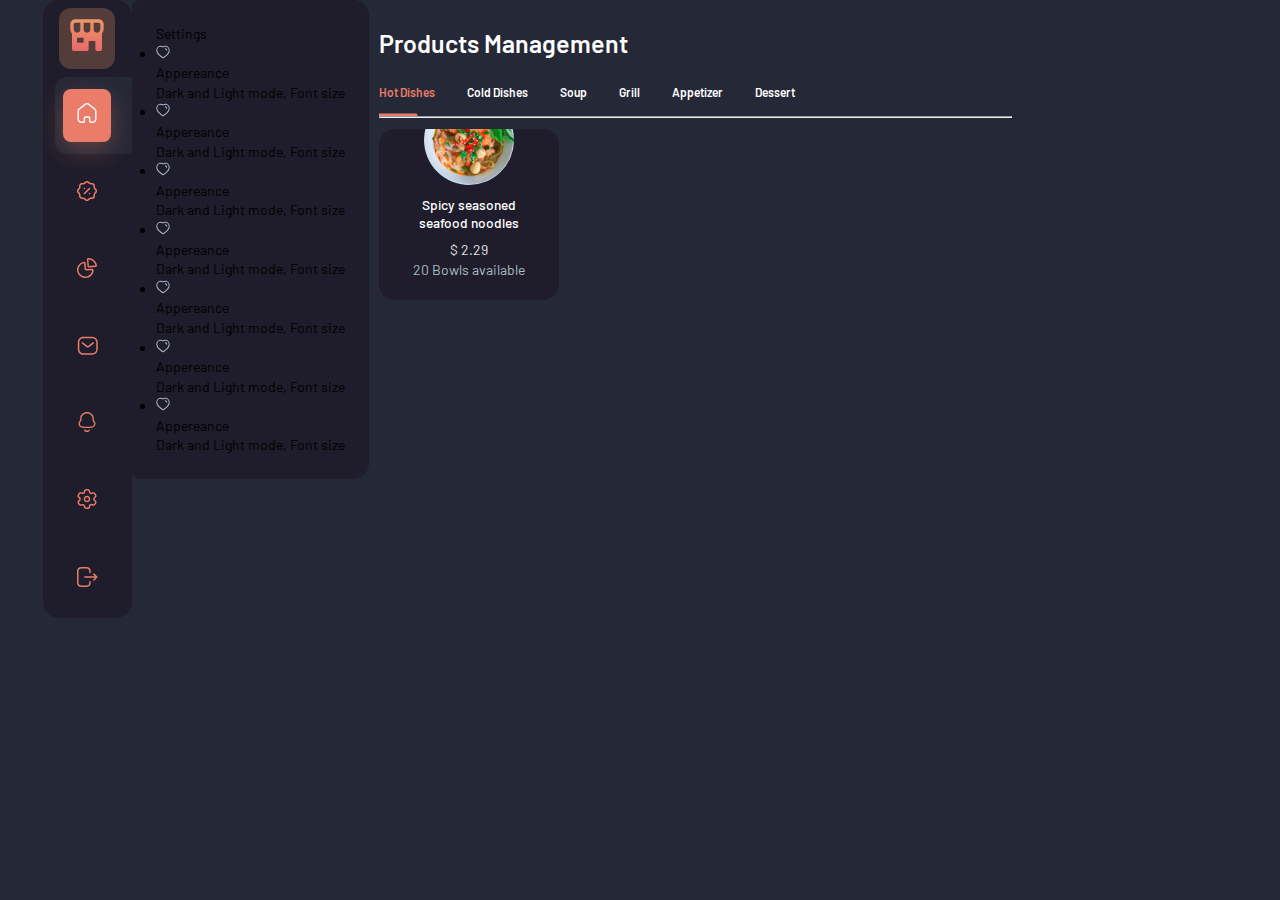
<file: settings.html>
<!DOCTYPE html>
<html lang="en">
<head>
    <meta charset="UTF-8">
    <meta name="viewport" content="width=device-width, initial-scale=1.0">
    <title>Jaegar Resto</title>
    <link rel="stylesheet" href="styles.css">
</head>
<body>
    <div class="container">
        <div class="overlay">salom dunyo</div>
        <nav class="sitenav">
            <ul class="sitenav__list">
                <li class="sitenav__item">
                    <div class='icon-wrapper'>
                        <svg xmlns="http://www.w3.org/2000/svg" width="40" height="40" fill="none"><path fill="url(#a)" d="M31.667 3.333H8.333c-2.756 0-5 2.244-5 5v4.719c0 1.755.637 3.35 1.667 4.576v15.705A1.667 1.667 0 0 0 6.667 35H20a1.667 1.667 0 0 0 1.667-1.667V25h6.666v8.333A1.667 1.667 0 0 0 30 35h3.333A1.667 1.667 0 0 0 35 33.333V17.627a7.09 7.09 0 0 0 1.667-4.577V8.333c0-2.756-2.244-5-5-5Zm1.666 5v4.719c0 1.9-1.415 3.52-3.151 3.611l-.182.004a3.337 3.337 0 0 1-3.333-3.334V6.667h5c.92 0 1.666.748 1.666 1.666Zm-16.666 5V6.667h6.666v6.666A3.337 3.337 0 0 1 20 16.667a3.337 3.337 0 0 1-3.333-3.334Zm-10-5c0-.918.746-1.666 1.666-1.666h5v6.666A3.337 3.337 0 0 1 10 16.667l-.182-.005c-1.736-.09-3.151-1.71-3.151-3.61V8.333Zm10 18.334H10v-5h6.667v5Z"/><defs><linearGradient id="a" x1="20" x2="20" y1="3.333" y2="35" gradientUnits="userSpaceOnUse"><stop stop-color="#EA9769"/><stop offset="1" stop-color="#EA6969"/></linearGradient></defs></svg>
                    </div>
                </li>
                <li class="sitenav__item active">
                    <div class='icon-wrapper'>
                        <a href="index.html">
                            <svg xmlns="http://www.w3.org/2000/svg" width="20" height="20" fill="none"><path fill="currentColor" d="M7.73.788a3.633 3.633 0 0 1 4.36-.12l.16.12 6.09 4.871a2.999 2.999 0 0 1 1.15 2.13l.01.2v8.11c0 2.09-1.65 3.79-3.72 3.9h-1.99a1.83 1.83 0 0 1-1.79-1.69l-.01-.14v-2.86a.635.635 0 0 0-.54-.62l-.09-.01H8.69a.635.635 0 0 0-.62.54l-.01.09v2.85c0 .06-.01.13-.02.18l-.01.02-.01.07a1.822 1.822 0 0 1-1.69 1.56L6.2 20H4.41c-2.09 0-3.8-1.64-3.91-3.7v-8.31a2.967 2.967 0 0 1 1-2.19L7.73.788Zm3.65 1.09a2.256 2.256 0 0 0-2.64-.11l-.15.11L2.51 6.78a1.55 1.55 0 0 0-.61 1.06l-.01.16v8.1c0 1.33 1.04 2.42 2.36 2.5H6.2c.22 0 .41-.15.44-.36l.02-.18.01-.05v-2.7c0-1.07.82-1.94 1.87-2.02h2.82c1.07 0 1.94.82 2.02 1.87v3.01c0 .21.15.39.35.43h1.86a2.5 2.5 0 0 0 2.51-2.34l.01-.16v-8.1a1.62 1.62 0 0 0-.5-1.13l-.13-.11-6.1-4.88Z"/></svg>
                        </a>
                    </div>
                </li>
                <li class="sitenav__item">
                    <div class='icon-wrapper'>
                       <a href="">
                           <svg xmlns="http://www.w3.org/2000/svg" width="20" height="20" fill="none"><path fill="currentColor" d="m11.951.716.182.17.72.72c.246.245.57.396.914.43l.15.008h1.027a3.013 3.013 0 0 1 3.007 2.835l.005.177v1.027c0 .35.12.686.338.953l.1.11.718.72a3.012 3.012 0 0 1 .146 4.114l-.136.145-.728.729c-.245.245-.396.57-.43.913l-.008.149v1.029a3.012 3.012 0 0 1-2.835 3.006l-.177.005h-1.028c-.348 0-.685.12-.953.34l-.11.099-.718.716a3.01 3.01 0 0 1-4.115.146l-.154-.144-.717-.717a1.515 1.515 0 0 0-.917-.433l-.148-.007H5.055a3.011 3.011 0 0 1-3.006-2.834l-.005-.177v-1.03c0-.347-.121-.684-.34-.951l-.099-.11-.717-.718A3.011 3.011 0 0 1 .742 8.02l.136-.145.726-.727c.247-.248.399-.572.433-.917l.007-.148V5.056l.005-.177a3.013 3.013 0 0 1 2.83-2.83l.176-.005h1.03c.348 0 .684-.121.951-.338l.11-.1.719-.718C8.99-.244 10.793-.294 11.95.716Zm-2.91 1.127-.114.104-.721.722a3.012 3.012 0 0 1-1.924.868l-.198.007H5.055c-.787 0-1.435.604-1.505 1.374l-.006.138v1.027c0 .729-.264 1.43-.742 1.978l-.135.146-.727.728a1.51 1.51 0 0 0-.097 2.024l.105.115.72.72c.513.516.822 1.201.87 1.924l.006.198v1.029c0 .788.604 1.435 1.374 1.505l.137.006h1.03c.727 0 1.429.265 1.977.742l.145.136.724.723a1.512 1.512 0 0 0 2.027.1l.115-.105.721-.72a3.01 3.01 0 0 1 1.924-.87l.198-.006h1.028c.789 0 1.436-.604 1.506-1.374l.006-.137v-1.03c0-.728.265-1.431.742-1.977l.135-.145.727-.727c.552-.555.584-1.43.097-2.024l-.104-.115-.722-.722a3.01 3.01 0 0 1-.868-1.924l-.007-.198V5.056c0-.789-.604-1.436-1.374-1.506l-.138-.006h-1.028c-.73 0-1.431-.265-1.978-.742l-.145-.135-.688-.69-.04-.037a1.512 1.512 0 0 0-2.023-.097Zm4.056 10.2c.07.07.13.15.17.24.03.09.05.19.05.29 0 .1-.02.19-.05.28-.04.09-.1.18-.17.25a.75.75 0 0 1-1.06 0 .821.821 0 0 1-.16-.25.717.717 0 0 1 0-.57c.04-.09.09-.17.16-.24.28-.28.78-.28 1.06 0Zm.003-5.144a.75.75 0 0 1 .073.977l-.073.084-5.14 5.14a.75.75 0 0 1-1.133-.977l.072-.084 5.14-5.14a.75.75 0 0 1 1.061 0Zm-5.144.004c.14.139.22.33.22.53 0 .1-.01.189-.05.28-.04.09-.1.17-.17.25a.773.773 0 0 1-.53.22c-.1 0-.19-.021-.28-.061a.818.818 0 0 1-.25-.16.963.963 0 0 1-.16-.25.714.714 0 0 1 0-.57c.04-.09.09-.18.16-.24a.772.772 0 0 1 1.06 0Z"/></svg>
                       </a>
                    </div>
                </li>
                <li class="sitenav__item">
                    <div class='icon-wrapper'>
                        <a href="dashboard.html">
                            <svg xmlns="http://www.w3.org/2000/svg" width="20" height="20" fill="none"><path fill="currentColor" d="M8.498 4.76c.087.175.14.364.155.561l.389 5.489c.005.075.04.145.099.194a.29.29 0 0 0 .157.067l.062.001 5.574-.335c.453-.027.897.13 1.226.435.33.304.517.728.514 1.22-.247 3.612-2.901 6.632-6.515 7.415-3.614.782-7.323-.86-9.101-4.022a7.664 7.664 0 0 1-.944-2.61l-.048-.34A5.183 5.183 0 0 1 0 12.08l.003-.242c.01-3.772 2.659-7.033 6.385-7.913l.256-.056.137-.023c.721-.098 1.43.28 1.717.916Zm-1.482.518-.084.01-.228.051c-2.969.716-5.098 3.271-5.216 6.282l-.005.245c-.007.187 0 .373.022.572l.028.203c.1.854.375 1.68.816 2.436 1.467 2.61 4.518 3.96 7.49 3.316 2.972-.644 5.155-3.128 5.357-6.052a.158.158 0 0 0-.051-.116.165.165 0 0 0-.077-.04l-.044-.003-5.565.335a1.795 1.795 0 0 1-1.289-.42 1.716 1.716 0 0 1-.605-1.187l-.388-5.484c0-.009-.003-.018-.02-.053a.163.163 0 0 0-.14-.095ZM11.423.001c4.285.121 7.88 3.2 8.567 7.34l.01.116-.002.202c-.024.297-.144.58-.344.808a1.46 1.46 0 0 1-.995.49l-6.646.433c-.851.048-1.583-.585-1.639-1.417L9.93 1.45l.005-.146.022-.165c.06-.292.211-.559.435-.762.282-.254.655-.39 1.031-.375Zm-.012 1.448.44 6.43c.003.038.037.068.07.066l6.597-.431-.033-.18c-.653-3.254-3.473-5.67-6.856-5.875l-.218-.01Z"/></svg>
                        </a>
                    </div>
                </li>
                <li class="sitenav__item">
                    <div class='icon-wrapper'>
                        <a href="">
                            <svg xmlns="http://www.w3.org/2000/svg" width="21" height="19" fill="none"><path fill="currentColor" d="M15.321.758a5.518 5.518 0 0 1 3.987 1.773 5.568 5.568 0 0 1 1.479 4.086l-.002 6.237a5.6 5.6 0 0 1-1.477 4.13 5.522 5.522 0 0 1-3.995 1.774h-9.06c-3.17 0-5.457-2.561-5.457-5.859V6.617C.796 3.32 3.083.758 6.252.758h9.07Zm-.017 1.528H6.252c-2.293 0-3.939 1.844-3.939 4.331v6.282c0 2.488 1.646 4.33 3.94 4.33h9.051a4.005 4.005 0 0 0 2.894-1.287A4.097 4.097 0 0 0 19.27 12.9l.001-6.327a4.064 4.064 0 0 0-1.072-2.998 4.005 4.005 0 0 0-2.894-1.288Zm1.516 4.11c.238.3.216.725-.036.998l-.082.077-4.107 3.31a2.89 2.89 0 0 1-3.416.115l-.161-.119-4.135-3.304a.768.768 0 0 1-.122-1.074.755.755 0 0 1 .973-.187l.092.063 4.13 3.301a1.38 1.38 0 0 0 1.58.089l.118-.083 4.1-3.305a.755.755 0 0 1 1.066.12Z"/></svg>
                        </a>
                    </div>
                </li>
                <li class="sitenav__item">
                    <div class='icon-wrapper'>
                       <a href="">
                           <svg xmlns="http://www.w3.org/2000/svg" width="18" height="20" fill="none"><path fill="currentColor" d="M11.608 17.69c.296.242.343.681.105.982-.176.221-.38.42-.596.583a3.495 3.495 0 0 1-4.902-.586.703.703 0 0 1 .11-.98.684.684 0 0 1 .968.11c.345.44.854.724 1.413.79a2.138 2.138 0 0 0 1.577-.445c.133-.1.253-.217.356-.347a.684.684 0 0 1 .969-.106ZM2.152 7l.012-.596c.01-.255.023-.492.043-.723C2.507 2.445 5.596 0 8.965 0h.071c3.367 0 6.457 2.443 6.767 5.685.018.206.026.39.028.647l.001.788c0 .072.002.135.004.194l.009.196.045.187a3.93 3.93 0 0 0 .726 1.431l.15.177.063.08c.406.607.638 1.313.671 2.074l-.001.403a4.076 4.076 0 0 1-.965 2.496 4.799 4.799 0 0 1-3.047 1.488 41.583 41.583 0 0 1-8.974 0 4.874 4.874 0 0 1-3.086-1.524 4.07 4.07 0 0 1-.926-2.66v-.238A4.08 4.08 0 0 1 1.17 9.38l.068-.086a3.85 3.85 0 0 0 .928-1.82l-.015.06L2.152 7Zm6.884-5.605h-.071c-2.698 0-5.157 1.946-5.385 4.412-.012.135-.021.275-.029.422l-.016.467-.006.919-.015.142A5.251 5.251 0 0 1 2.25 10.24l.05-.057-.089.146a2.67 2.67 0 0 0-.313.94l-.018.19v.218a2.656 2.656 0 0 0 .575 1.716 3.485 3.485 0 0 0 2.198 1.065c2.887.314 5.8.314 8.7 0a3.418 3.418 0 0 0 2.156-1.031c.412-.494.63-1.117.614-1.773v-.164a2.586 2.586 0 0 0-.435-1.323l.016.026-.138-.162a5.33 5.33 0 0 1-1.013-1.997l-.065-.276-.013-.092a7.52 7.52 0 0 1-.018-.4l-.003-.905a6.69 6.69 0 0 0-.022-.548c-.237-2.472-2.697-4.418-5.395-4.418Z"/></svg>
                       </a>
                    </div>
                </li>
                <li class="sitenav__item">
                    <div class='icon-wrapper'>
                        <a href="settings.html">
                            <svg xmlns="http://www.w3.org/2000/svg" width="20" height="20" fill="none"><path fill="currentColor" d="M10.616 0c.71 0 1.388.28 1.882.779.495.498.762 1.17.74 1.799l.009.147c.017.146.065.286.144.416.152.255.402.44.695.514.292.074.602.032.896-.137l.164-.082c1.23-.567 2.705-.117 3.387 1.043l.613 1.043c.017.027.03.056.043.085l.057.111a2.536 2.536 0 0 1-.884 3.204l-.257.159a1.102 1.102 0 0 0-.33.356 1.094 1.094 0 0 0-.117.847c.078.287.27.53.56.695l.166.105c.505.346.869.855 1.028 1.439.18.659.083 1.36-.272 1.957l-.66 1.077-.1.152c-.774 1.092-2.279 1.425-3.427.776l-.136-.069a1.19 1.19 0 0 0-.435-.1 1.128 1.128 0 0 0-1.143 1.154l-.008.171C13.12 18.971 11.985 20 10.616 20H9.381c-1.449 0-2.623-1.15-2.622-2.525l-.008-.147a1.045 1.045 0 0 0-.148-.422 1.125 1.125 0 0 0-.688-.519c-.29-.076-.6-.035-.9.134l-.177.087a2.674 2.674 0 0 1-1.794.129 2.606 2.606 0 0 1-1.57-1.215l-.637-1.078-.085-.16a2.527 2.527 0 0 1 1.03-3.296l.104-.065c.309-.21.494-.554.494-.923 0-.401-.219-.772-.6-.988l-.156-.098A2.542 2.542 0 0 1 .86 5.507l.65-1.045a2.646 2.646 0 0 1 3.552-.96l.134.07c.135.06.283.093.425.094.626 0 1.137-.492 1.146-1.124l.009-.194A2.54 2.54 0 0 1 7.528.755 2.642 2.642 0 0 1 9.381 0h1.235Zm0 1.448H9.381c-.302 0-.592.118-.806.328-.189.186-.304.431-.325.66l-.013.305C8.133 4.072 7 5.114 5.613 5.114a2.619 2.619 0 0 1-1.069-.244l-.192-.1a1.163 1.163 0 0 0-1.571.43l-.65 1.045a1.103 1.103 0 0 0 .312 1.464l.26.162A2.556 2.556 0 0 1 3.859 10c0 .845-.424 1.634-1.156 2.13l-.156.096c-.512.29-.71.918-.472 1.412l.056.107.63 1.063c.147.262.395.454.688.536.26.072.538.052.754-.042l.109-.052a2.652 2.652 0 0 1 1.986-.261 2.591 2.591 0 0 1 1.925 2.21l.02.353c.062.563.548 1 1.14 1h1.234c.598 0 1.094-.45 1.14-1l.006-.11a2.536 2.536 0 0 1 .766-1.824 2.65 2.65 0 0 1 1.877-.75c.35.01.695.087 1.048.242l.316.158c.496.213 1.084.058 1.382-.361l.073-.111.644-1.052a1.1 1.1 0 0 0-.303-1.455l-.273-.17a2.563 2.563 0 0 1-1.062-1.462 2.513 2.513 0 0 1 .265-1.944c.19-.326.451-.606.792-.838l.161-.099c.512-.293.71-.921.473-1.417l-.07-.134-.013-.028-.585-.995a1.157 1.157 0 0 0-1.34-.513l-.111.044-.104.051a2.661 2.661 0 0 1-1.984.272 2.607 2.607 0 0 1-1.596-1.18 2.488 2.488 0 0 1-.342-1.021l-.014-.253a1.11 1.11 0 0 0-.323-.814 1.158 1.158 0 0 0-.823-.34Zm-.613 5.284c1.842 0 3.336 1.463 3.336 3.268 0 1.805-1.494 3.268-3.336 3.268-1.842 0-3.336-1.463-3.336-3.268 0-1.805 1.494-3.268 3.336-3.268Zm0 1.448c-1.026 0-1.858.815-1.858 1.82 0 1.005.832 1.82 1.858 1.82 1.026 0 1.858-.815 1.858-1.82 0-1.005-.832-1.82-1.858-1.82Z"/></svg>
                        </a>
                    </div>
                </li>
                <li class="sitenav__item">
                    <div class='icon-wrapper'>
                       <a href="">
                           <svg xmlns="http://www.w3.org/2000/svg" width="24" height="24" fill="none"><path fill="currentColor" d="M11.331 2.021a4.435 4.435 0 0 1 4.43 4.227l.005.208v.933a.75.75 0 0 1-1.493.102l-.007-.102v-.933a2.935 2.935 0 0 0-2.763-2.93l-.172-.005H6.456a2.935 2.935 0 0 0-2.929 2.763l-.005.172v11.13a2.935 2.935 0 0 0 2.762 2.93l.172.006h4.885a2.925 2.925 0 0 0 2.92-2.753l.005-.171v-.944a.75.75 0 0 1 1.493-.101l.007.101v.944a4.425 4.425 0 0 1-4.21 4.418l-.215.006H6.456a4.435 4.435 0 0 1-4.43-4.227l-.004-.209V6.457a4.435 4.435 0 0 1 4.225-4.43l.209-.005h4.875Zm7.995 6.481.084.073 2.928 2.915c.027.026.05.053.071.08l-.07-.08a.753.753 0 0 1 .17.26l.012.035a.667.667 0 0 1 .019.064l.007.036a.637.637 0 0 1 .012.136v.029c0 .015-.002.03-.004.046l.005-.075a.755.755 0 0 1-.013.137l-.008.035a.65.65 0 0 1-.019.068l-.011.03a.68.68 0 0 1-.032.073l-.01.017a.743.743 0 0 1-.127.17l-.002.002-2.928 2.916a.75.75 0 0 1-1.13-.98l.072-.083 1.639-1.636-10.223.001a.75.75 0 0 1-.101-1.493l.101-.007h10.225l-1.641-1.633a.75.75 0 0 1-.075-.977l.073-.084a.75.75 0 0 1 .976-.075Z"/></svg>
                       </a>
                    </div>
                </li>
            </ul>
        </nav>
        <setion class="right-section">
            <div class="order">
                <p class="settings-title">Settings</p>
                <ul class="settings-list">
                    <li class="settings-item">
                        <img src="./img/appearance.svg"class="item-img">
                        <div class="item-info">
                            <p class="item-title">Appereance</p>
                            <p class="item-title">Dark and Light mode, Font size</p>
                        </div>
                    </li>
                    <li class="settings-item">
                        <img src="./img/appearance.svg"class="item-img">
                        <div class="item-info">
                            <p class="item-title">Appereance</p>
                            <p class="item-title">Dark and Light mode, Font size</p>
                        </div>
                    </li>
                    <li class="settings-item">
                        <img src="./img/appearance.svg"class="item-img">
                        <div class="item-info">
                            <p class="item-title">Appereance</p>
                            <p class="item-title">Dark and Light mode, Font size</p>
                        </div>
                    </li>
                    <li class="settings-item">
                        <img src="./img/appearance.svg"class="item-img">
                        <div class="item-info">
                            <p class="item-title">Appereance</p>
                            <p class="item-title">Dark and Light mode, Font size</p>
                        </div>
                    </li>
                    <li class="settings-item">
                        <img src="./img/appearance.svg"class="item-img">
                        <div class="item-info">
                            <p class="item-title">Appereance</p>
                            <p class="item-title">Dark and Light mode, Font size</p>
                        </div>
                    </li>
                    <li class="settings-item">
                        <img src="./img/appearance.svg"class="item-img">
                        <div class="item-info">
                            <p class="item-title">Appereance</p>
                            <p class="item-title">Dark and Light mode, Font size</p>
                        </div>
                    </li>
                    <li class="settings-item">
                        <img src="./img/appearance.svg"class="item-img">
                        <div class="item-info">
                            <p class="item-title">Appereance</p>
                            <p class="item-title">Dark and Light mode, Font size</p>
                        </div>
                    </li>
                </ul>
            </div>
        </setion>
        <section class="middle-section">
            <header class="site-header">
                <div class="site-header__top">
                    <div class="site-header__title">
                        <p class='logo-title'>Products Management</p>
                    </div>
                </div>
                <div class="site-header__menu">
                    <ul class="site-header-list">
                        <li class="site-header-item active-item">Hot Dishes</li>
                        <li class="site-header-item">Cold Dishes</li>
                        <li class="site-header-item">Soup</li>
                        <li class="site-header-item">Grill</li>
                        <li class="site-header-item">Appetizer</li>
                        <li class="site-header-item">Dessert</li>
                    </ul>
                </div>
            </header> <hr>
            <div class="food-info">
                <ul class="food__list settings-list">
                    <li class="food__item">
                        <img class="food__img" src="./img/image 4.png" alt="Spicy seasoned seafood noodles">
                        <div class="about__food">
                            <p class="food__name">Spicy seasoned seafood noodles</p>
                            <span class="food-price">$ 2.29</span>
                            <p class="availabled-bowls">20 Bowls available</p>
                        </div>
                    </li>
                </ul>
            </div>
        </section>
    </div>

<script src="script.js"></script>    
</body>
</html>
</file>
<file: styles.css>
@import url(https://fonts.googleapis.com/css2?family=Barlow:wght@100;200;300;400;500;600;800;900&display=swap);
* {
  margin: 0;
  padding: 0;
  box-sizing: border-box;
}

body {
  font-family: "Barlow", sans-serif;
  font-size: 14px;
  font-weight: 400;
  line-height: 19.6px;
  background: #252836;
}
body .container {
  display: flex;
  align-items: flex-start;
  width: 100%;
  max-width: 1215px;
  margin-left: auto;
  margin-right: auto;
  padding-left: 10px;
  padding-right: 10px;
  position: relative;
}
body .container .overlay {
  display: none;
  width: 766px;
  height: 100%;
  position: absolute;
  left: 10px;
  top: 0;
  background-color: rgba(0, 0, 0, 0.7);
  z-index: 1000;
  transition: all .3s ease-in;
}
body .container .sitenav__list {
  display: flex;
  flex-direction: column;
  align-items: center;
  padding: 0;
  margin: 0;
  padding-left: 12px;
  list-style: none;
  border-radius: 16px;
  background-color: #1F1D2B;
}
body .container .sitenav__list .sitenav__item {
  display: flex;
  align-items: center;
  justify-content: center;
  padding-left: 12px;
  padding-right: 24px;
  width: 77px;
  height: 77.2px;
}
body .container .sitenav__list .sitenav__item.active {
  background-color: #252836;
  border-top-left-radius: 12px;
  border-bottom-left-radius: 12px;
}
body .container .sitenav__list .sitenav__item.active .icon-wrapper {
  background: #EA7C69;
  box-shadow: 0px 8px 24px 0px rgba(234, 124, 105, 0.32);
}
body .container .sitenav__list .sitenav__item.active .icon-wrapper svg {
  color: #FFFFFF;
}
body .container .sitenav__list .sitenav__item .icon-wrapper {
  padding: 14px;
  background-color: transparent;
  border-radius: 8px;
  cursor: pointer;
}
body .container .sitenav__list .sitenav__item .icon-wrapper:hover {
  opacity: 0.9;
}
body .container .sitenav__list .sitenav__item .icon-wrapper:active {
  opacity: 0.8;
}
body .container .sitenav__list .sitenav__item .icon-wrapper svg {
  color: #EA7C69;
}
body .container .sitenav__list .sitenav__item:nth-child(2).active .sitenav__item:nth-child(1) {
  border-bottom-right-radius: 10px;
}
body .container .sitenav__list .sitenav__item:nth-child(2).active .sitenav__item:nth-child(3) {
  border-top-right-radius: 10px;
}
body .container .sitenav__list .sitenav__item:nth-child(1) .icon-wrapper {
  background: rgba(235, 150, 107, 0.26);
  flex-shrink: 0;
  padding: 8px;
  border-radius: 12px;
}
body .container .sitenav__list .sitenav__item:nth-child(1) .icon-wrapper svg {
  color: #EA9769, #EA6969;
}
body .container .middle-section {
  width: 633px;
  margin: 24px 38px 0 10px;
}
body .container .middle-section .site-header__top {
  display: flex;
  align-items: center;
  justify-content: space-between;
  margin-bottom: 16px;
}
body .container .middle-section .site-header__top .site-header__title {
  margin-right: 249px;
  white-space: nowrap;
}
body .container .middle-section .site-header__top .site-header__title .logo-title {
  margin: 0;
  margin-bottom: 4px;
  text-transform: capitalize;
  color: #FFFFFF;
  font-size: 25px;
  font-weight: 600;
  line-height: 39.2px;
}
body .container .middle-section .site-header__top .site-header__title .date {
  margin: 0;
  font-size: 13px;
  line-height: 22.4px;
  color: #E0E6E9;
}
body .container .middle-section .site-header__top .form {
  display: flex;
  align-items: center;
  justify-content: space-between;
  padding: 11px;
  border-radius: 8px;
  border: 1px solid #393C49;
  background: #2D303E;
}
body .container .middle-section .site-header__top .form .search-input {
  margin-left: 8px;
  background-color: transparent;
  border: 0;
  outline: none;
  color: #FFFFFF;
}
body .container .middle-section .site-header__top .form .search-input::-moz-placeholder {
  color: #ABBBC2;
}
body .container .middle-section .site-header__top .form .search-input::placeholder {
  color: #ABBBC2;
}
body .container .middle-section .site-header-list {
  display: flex;
  align-items: flex-start;
  gap: 32px;
  margin: 0;
  padding: 0;
  list-style: none;
  color: #FFFFFF;
}
body .container .middle-section .site-header-list .site-header-item {
  font-weight: 600;
  padding-bottom: 13px;
  cursor: pointer;
  transition: all 0.3s ease;
  font-size: 12px;
}
body .container .middle-section .site-header-list .site-header-item:hover, body .container .middle-section .site-header-list .site-header-item.active-item {
  background-image: url("./img/vector.svg");
  background-repeat: no-repeat;
  background-position: -2px 30px;
  color: #EA7C69;
}
body .container .middle-section .site-header-list .site-header-item:active {
  opacity: 0.9;
}
body .container .middle-section .food-info {
  width: 100%;
  max-width: 100%;
  height: 480px;
  overflow-y: auto;
  margin-top: 11px;
  color: #FFFFFF;
}
body .container .middle-section .food-info .food-info_header {
  display: flex;
  align-items: center;
  justify-content: space-between;
  margin: 0;
  margin-bottom: 43px;
  position: sticky;
  top: 0px;
  z-index: 999;
}
body .container .middle-section .food-info .food-info_header .food-info_dishes {
  font-size: 19px;
  font-weight: 600;
  line-height: 28px;
}
body .container .middle-section .food-info .food-info_header .custom-select {
  padding: 11px 10px 11px 31px;
  border: 1px solid #393C49;
  border-radius: 8px;
  background-color: #1F1D2B;
  color: #FFFFFF;
  -webkit-appearance: none;
     -moz-appearance: none;
          appearance: none;
  background-image: url("./img/down-arrow.svg");
  background-repeat: no-repeat;
  background-position: 14px center;
  outline: none;
}
body .container .middle-section .food-info .food-info_header .custom-select option {
  padding: 12px 0;
  border: 1px solid #393C49;
  color: #EA7C69;
  margin-bottom: 10px;
}
body .container .middle-section .food-info .food__list {
  display: flex;
  align-items: flex-start;
  justify-content: space-between;
  gap: 28px;
  flex-wrap: wrap;
  list-style: none;
}
body .container .middle-section .food-info .food__list .food__item {
  display: flex;
  align-items: center;
  flex-direction: column;
  text-align: center;
  width: 180px;
  padding: 0 21px 21px 21px;
  margin-bottom: 15.1px;
  position: relative;
  background-color: #1F1D2B;
  border-radius: 16px;
  cursor: grab;
}
body .container .middle-section .food-info .food__list .food__item .food__img {
  width: 90px;
  position: absolute;
  border-radius: 50%;
  top: -34px;
  left: 50%;
  transform: translateX(-50%);
}
body .container .middle-section .food-info .food__list .food__item .about__food {
  width: 144px;
  margin-top: 67px;
}
body .container .middle-section .food-info .food__list .food__item .about__food .food__name {
  font-size: 13.7px;
  margin: 0;
  margin-bottom: 8px;
  font-weight: 500;
  line-height: 18.2px;
}
body .container .middle-section .food-info .food__list .food__item .about__food .food-price {
  margin: 0;
  margin-bottom: 4px;
}
body .container .middle-section .food-info .food__list .food__item .about__food .availabled-bowls {
  margin: 0;
  color: #ABBBC2;
}
body .container .right-section {
  padding: 24px;
  margin: 0;
  background-color: #1F1D2B;
  border-radius: 8px 16px 16px 8px;
}
body .container .right-section .order .order-header {
  display: flex;
  flex-direction: column;
  align-items: flex-start;
  margin-bottom: 24px;
}
body .container .right-section .order .order-header .order-header__title {
  margin: 0;
  margin-bottom: 24px;
  color: #FFFFFF;
  font-size: 20px;
  font-weight: 600;
  line-height: 28px;
}
body .container .right-section .order .order-header .order-header__buttons {
  display: flex;
  align-items: flex-start;
  margin: 0;
  margin-bottom: 24px;
}
body .container .right-section .order .order-header .order-header__buttons .order-header_button {
  padding: 7px 12px;
  color: #EA7C69;
  border-radius: 8px;
  border: 1px solid #393C49;
  background-color: transparent;
  font-weight: 600;
  cursor: pointer;
  transition: all 0.3s ease-in;
}
body .container .right-section .order .order-header .order-header__buttons .order-header_button:not(:last-child) {
  margin-right: 10px;
}
body .container .right-section .order .order-header .order-header__buttons .order-header_button:hover, body .container .right-section .order .order-header .order-header__buttons .order-header_button.active-btn {
  background-color: #EA7C69;
  color: #FFFFFF;
}
body .container .right-section .order .order-header .order-header__buttons .order-header_button:active {
  opacity: 0.8;
}
body .container .right-section .order .order-header .about-product-titles {
  display: flex;
  align-items: center;
}
body .container .right-section .order .order-header .about-product-titles .about-title {
  font-size: 16px;
  font-weight: 600;
  line-height: 22.4px;
  color: #FFFFFF;
}
body .container .right-section .order .order-header .about-product-titles .product-name-title {
  margin-right: auto;
}
body .container .right-section .order .order-header .about-product-titles .product-qty-title {
  margin-right: 43px;
  margin-left: 225px;
}
body .container .right-section .order .product-info__list {
  display: flex;
  height: 100%;
  max-height: 250px;
  flex-direction: column;
  align-items: center;
  margin: 0;
  margin-top: 24px;
  padding: 0;
  list-style: none;
  color: #FFFFFF;
  overflow-y: auto;
  overflow-x: hidden;
}
body .container .right-section .order .product-info__list .product-info__item, .cart-item {
  margin: 0;
}
body .container .right-section .order .product-info__list .product-info__item:not(:last-child) {
  margin-bottom: 24px;
}
body .container .right-section .order .product-info__list .product-info__item .product-info__header {
  display: flex;
  align-items: center;
  margin-bottom: 10px;
}
body .container .right-section .order .product-info__list .product-info__item .product-info__header .product-info__img {
  width: 45.337px;
  height: 41.141px;
  flex-shrink: 0;
  border-radius: 50%;
  margin-right: 5.4px;
}
body .container .right-section .order .product-info__list .product-info__item .product-info__header .product-info__text {
  display: flex;
  flex-direction: column;
  align-items: flex-start;
  margin-right: 61px;
}
body .container .right-section .order .product-info__list .product-info__item .product-info__header .product-info__text .product-name {
  width: 140px;
  font-weight: 500;
  line-height: 18.2px;
  white-space: nowrap;
  overflow: hidden;
  text-overflow: ellipsis;
  margin: 0;
  margin-bottom: 4px;
}
body .container .right-section .order .product-info__list .product-info__item .product-info__header .product-info__text .product-price {
  font-size: 12px;
  font-weight: 500;
  line-height: 16.8px;
  color: #ABBBC2;
  margin: 0;
}
body .container .right-section .order .product-info__list .product-info__item .product-info__header .product-count {
  width: 48px;
  height: 48px;
  padding: 14px;
  display: flex;
  align-items: center;
  justify-content: center;
  border: 1px solid #393C49;
  background-color: #2D303E;
  border-radius: 8px;
  margin-right: 21px;
}
body .container .right-section .order .product-info__list .product-info__item .product-info__header .total-price {
  font-size: 16px;
  font-weight: 500;
  line-height: 22.4px;
}
body .container .right-section .order .product-info__list .product-info__item .product-info__footer {
  display: flex;
  align-items: center;
  justify-content: space-between;
}
body .container .right-section .order .product-info__list .product-info__item .product-info__footer .product-info__form {
  display: flex;
  align-items: flex-start;
  width: 297px;
  padding: 14px;
  margin-right: 16px;
  border-radius: 8px;
  border: 1px solid #393C49;
  background-color: #2D303E;
}
body .container .right-section .order .product-info__list .product-info__item .product-info__footer .product-info__form .form-info__input {
  width: 100%;
  background-color: transparent;
  color: #E0E6E9;
  border: 0;
  outline: none;
}
body .container .right-section .order .product-info__list .product-info__item .product-info__footer .product-info__form .form-info__input::-moz-placeholder {
  color: #889898;
}
body .container .right-section .order .product-info__list .product-info__item .product-info__footer .product-info__form .form-info__input::placeholder {
  color: #889898;
}
body .container .right-section .order .product-info__list .product-info__item .product-info__footer .remove-product-wrapper {
  width: 48px;
  height: 48px;
  padding: 14px;
  display: flex;
  align-items: center;
  justify-content: center;
  border: 1px solid #FF7CA3;
  border-radius: 8px;
  cursor: pointer;
}
body .container .right-section .order .product-info__list .product-info__item .product-info__footer .remove-product-wrapper:hover {
  opacity: 0.8;
}
body .container .right-section .order .product-info__list .product-info__item .product-info__footer .remove-product-wrapper:active {
  opacity: 0.6;
}
body .container .right-section .order .prices {
  margin: 0;
  margin-top: 24px;
  margin-bottom: 42px;
  list-style: none;
  color: #FFFFFF;
}
body .container .right-section .order .prices .prices-header {
  display: flex;
  align-items: center;
  justify-content: space-between;
  margin: 0;
  margin-bottom: 16px;
}
body .container .right-section .order .prices .prices-header .discount-title {
  color: #ABBBC2;
  margin-right: 288px;
}
body .container .right-section .order .prices .prices-header .discount-price {
  font-size: 16px;
  font-weight: 500;
  line-height: 22.4px;
}
body .container .right-section .order .prices .prices-footer {
  display: flex;
  align-items: center;
  justify-content: space-between;
  margin: 0;
  margin-bottom: 42px;
}
body .container .right-section .order .prices .prices-footer .total-title {
  color: #ABBBC2;
}
body .container .right-section .order .prices .prices-footer .sub-price {
  font-size: 16px;
  font-weight: 500;
  line-height: 22.4px;
}
body .container .right-section .payment {
  display: none;
  margin-bottom: 25px;
}
body .container .right-section .payment .payment__header {
  width: 357px;
  margin: 0;
  margin-bottom: 16px;
}
body .container .right-section .payment .payment__header .payment__title {
  margin: 0;
  margin-bottom: 8px;
  font-size: 25px;
  font-weight: 600;
  line-height: 39.2px;
  color: #FFFFFF;
}
body .container .right-section .payment .payment__header .payment__type {
  margin: 0;
  font-size: 16px;
  font-weight: 500;
  line-height: 22.4px;
  color: #ABBBC2;
}
body .container .right-section .payment .payment__methods {
  margin-top: 16px;
}
body .container .right-section .payment .payment__methods .method-title {
  margin: 0;
  margin-bottom: 16px;
  font-size: 20px;
  font-weight: 600;
  line-height: 28px;
  color: #FFFFFF;
}
body .container .right-section .payment .payment__methods .card-list {
  display: flex;
  align-items: flex-start;
  gap: 8px;
  padding: 0;
  margin: 0;
  margin-bottom: 16px;
  list-style: none;
  color: #ABBBC2;
}
body .container .right-section .payment .payment__methods .card-list .card-item {
  padding: 10px 16px;
  border: 1px solid #393C49;
  background-color: #1F1D2B;
  outline: none;
  border-radius: 8px;
  width: 101px;
  white-space: nowrap;
  text-align: center;
  cursor: pointer;
}
body .container .right-section .payment .payment__methods .card-list .card-item:hover {
  opacity: 0.9;
}
body .container .right-section .payment .payment__methods .card-list .card-item:active {
  opacity: 0.7;
}
body .container .right-section .payment .payment__methods .card-list .card-item.active-card {
  color: #FFFFFF;
  background-color: #252836;
  background-image: url("./img/selected.svg");
  background-repeat: no-repeat;
  background-position: 80px 6px;
  border: 1px solid #ABBBC2;
}
body .container .right-section .payment .payment__methods .card-list .card-item.active-card svg {
  color: #FFFFFF;
}
body .container .right-section .payment .payment__methods .card-list .card-item svg {
  color: #ABBBC2;
}
body .container .right-section .payment .payment__methods form {
  width: 357px;
}
body .container .right-section .payment .payment__methods form .inputBox {
  margin-bottom: 16px;
}
body .container .right-section .payment .payment__methods form .inputBox span {
  display: block;
  color: #FFFFFF;
  font-weight: 500;
  line-height: 18.2px;
  text-transform: capitalize;
}
body .container .right-section .payment .payment__methods form .inputBox input::-webkit-inner-spin-button {
  -webkit-appearance: none;
  margin: 0;
}
body .container .right-section .payment .payment__methods form .inputBox input::-webkit-outer-spin-button {
  -webkit-appearance: none;
  margin: 0;
}
body .container .right-section .payment .payment__methods form .inputBox .insel, body .container .right-section .payment .payment__methods form .inputBox select, body .container .right-section .payment .payment__methods form .inputBox input {
  width: 100%;
  padding: 14px;
  border-radius: 8px;
  border: 1px solid #393C49;
  color: #FFFFFF;
  background-color: #2D303E;
  outline: none;
  box-shadow: 0px 4px 4px 0px rgba(0, 0, 0, 0.25);
}
body .container .right-section .payment .payment__methods form .inputBox input {
  text-transform: capitalize;
}
body .container .right-section .payment .payment__methods form .inputBox input::-moz-placeholder {
  color: #E0E6E9;
}
body .container .right-section .payment .payment__methods form .inputBox input::placeholder {
  color: #E0E6E9;
}
body .container .right-section .payment .payment__methods form .flexbox {
  display: flex;
  align-items: flex-end;
  gap: 15px;
}
body .container .right-section .payment .payment__methods form .flexbox .inputBox {
  flex: 1 1 150px;
}
body .container .right-section .payment .payment__methods form .flexbox .inputBox:nth-child(1) select, body .container .right-section .payment .payment__methods form .flexbox .inputBox:nth-child(2) select {
  cursor: pointer;
}
body .container .right-section .payment .payment__methods form .flexbox .inputBox input::-webkit-inner-spin-button {
  -webkit-appearance: none;
  margin: 0;
}
body .container .right-section .payment .payment__methods form .flexbox .inputBox input::-webkit-outer-spin-button {
  -webkit-appearance: none;
  margin: 0;
}
body .container .right-section .payment .payment__methods .payment__facilities {
  display: flex;
  align-items: center;
  justify-content: space-between;
  margin: 0;
  margin-top: 16px;
  gap: 13px;
}
body .container .right-section .payment .payment__methods .payment__facilities span {
  display: block;
  color: #FFFFFF;
  font-weight: 500;
  line-height: 18.2px;
}
body .container .right-section .payment .payment__methods .payment__facilities .count-input {
  width: 100%;
  padding: 14px;
  border: 1px solid #393C49;
  border-radius: 8px;
  background-color: #2D303E;
  outline: none;
  color: #FFFFFF;
}
body .container .right-section .payment .payment__methods .payment__facilities .count-input::-webkit-inner-spin-button {
  -webkit-appearance: none;
  margin: 0;
}
body .container .right-section .payment .payment__methods .payment__facilities .count-input::-webkit-outer-spin-button {
  -webkit-appearance: none;
  margin: 0;
}
body .container .right-section .payment .payment__methods .payment__facilities .count-input::-moz-placeholder {
  color: #E0E6E9;
}
body .container .right-section .payment .payment__methods .payment__facilities .count-input::placeholder {
  color: #E0E6E9;
}
body .container .right-section .payment .payment__methods .payment__facilities .sources {
  width: 172px;
  padding: 14px 14px 14px 34px;
  border: 1px solid #393C49;
  border-radius: 8px;
  background-color: #1F1D2B;
  color: #FFFFFF;
  -webkit-appearance: none;
     -moz-appearance: none;
          appearance: none;
  background-image: url("./img/down-arrow.svg");
  background-repeat: no-repeat;
  background-position: 14px center;
  outline: none;
}
body .container .right-section .payment-buttons {
  display: flex;
  align-items: center;
  justify-content: space-between;
}
body .container .right-section .payment-buttons .btn, body .container .right-section .payment-buttons .payment-btn {
  padding: 14px;
  border-radius: 8px;
  background-color: #EA7C69;
  box-shadow: 0px 8px 24px 0px rgba(234, 124, 105, 0.3);
  color: #FFFFFF;
  border: 1px solid transparent;
  outline: none;
  cursor: pointer;
}
body .container .right-section .payment-buttons .remove-btn {
  border: 1px solid #EA7C69;
  width: 45.5%;
  margin-right: 8px;
  color: #EA7C69;
  background-color: transparent;
  cursor: pointer;
  padding: 14px;
  border-radius: 8px;
  outline: none;
}
body .container .right-section .payment-buttons .btn:not(:last-child), body .container .right-section .payment-buttons .payment-btn:not(:last-child) {
  margin-right: 8px;
}
body .container .right-section .payment-buttons .btn:hover, body .container .right-section .payment-buttons .payment-btn:hover {
  opacity: 0.9;
}
body .container .right-section .payment-buttons .btn:active, body .container .right-section .payment-buttons .payment-btn:active {
  opacity: 0.8;
}
body .container .right-section .payment-buttons .payment-btn {
  width: 100%;
  margin: 0;
}
.total-info__list{
  display: flex;
  align-items: flex-start;
  justify-content: space-between;
  gap: 24px;
  flex-wrap: wrap;
  list-style: none;
}
.total-info__item {
  display: flex;
  align-items: flex-start;
  flex-direction: column;
  width: 30.38%;
  padding: 16px;
  margin-bottom: 24px;
  background-color: #1F1D2B;
  border-radius: 8px;
  flex-shrink: 0;
}
.currency-conditions{
  display: flex;
  align-items: center;
  margin-bottom: 8px;
}
.currency-wrapper {
  width: 38px;
  height: 38px;
  padding: 7px;
  border-radius: 8px;
  background-color: #252836;
  margin-right: 12px;
}
.currency-percent {
  font-size: 12px;
  font-weight: 500;
  line-height: 16.8px;
  color: #50D1AA;
  margin-right: 8px;
}
.incordec-wrapper {
  display: flex;
  align-items: center;
  justify-content: center;
  padding: 5px;
  width: 18px;
  height: 18px;
  border-radius: 20px;
  background: rgba(136, 224, 145, 0.24);
}
.currency-rates {
  font-size: 28px;
  font-weight: 600;
  line-height: 9.2px;
  color: #FFFFFF;
  margin-bottom: 8px;
}
.currency-comcon {
  font-weight: 500;
  line-height: 18.2px;
  color: #ABBBC2;
}
.report{
  background-color: #1F1D2B;
  border-radius: 8px;
  padding: 24px 16px 0 24px;
}
.report-header {
  display: flex;
  align-items: center;
  justify-content: space-between;
  margin-bottom: 58px;
}
.report-heading {
  font-size: 20px;
  font-weight: 600;
  line-height: 28px;
  color: #FFFFFF;
}
.custom-select {
  padding: 14px 14px 14px 44px;
  border: 1px solid #393C49;
  border-radius: 8px;
  background-color: #1F1D2B;
  color: #FFFFFF;
  -webkit-appearance: none;
     -moz-appearance: none;
          appearance: none;
  background-image: url("./img/filter.svg");
  background-repeat: no-repeat;
  background-position: 14px center;
  outline: none;
  cursor: pointer;
}
.report-title__list {
  display: flex;
  align-items: center;
  padding: 0;
  margin: 0;
  margin-bottom: 16px;
  list-style: none;
}
.report-title__item {
  font-weight: 600;
}
.report-title__item:nth-child(1) {
  margin-right: 128px;
}
.report-title__item:nth-child(2) {
  margin-right: 136px;
}
.report-title__item:nth-child(3) {
  margin-right: 61px;
}
.customers__list {
  display: flex;
  flex-direction: column;
  padding: 0;
  margin: 0;
  margin-top: 16px;
  list-style: none;
}
.customers__item {
  display: flex;
  align-items: center;
  margin-top: 10px;
  margin-bottom: 10px;
}
.customer-image-wrapper {
  width: 32px;
  height: 32px;
  border-radius: 50%;
  border: 0;
  background-color: #FFB572;
  margin-right: 16px;
}
.customer-name {
  color: #E0E6E9;
}
.customers__item:nth-child(1) .customer-name{
  margin-right: 67px;
}
.customers__item:nth-child(2) .customer-name, .customers__item:nth-child(4) .customer-name{
  margin-right: 55px;
}
.customer-name:nth-child(3){
  margin-right: 51px;
}
.customer-name:nth-child(2){
  margin-right: 55px;
}
.customer-name:nth-child(2){
  margin-right: 55px;
}
.selected-food {
  width: 137px;
  color: #E0E6E9;;
  margin-right: 32px;
}
.food-price {
  color: #E0E6E9;
}
.filter-btn {
  width: 91px;
  margin-left: auto;
  padding: 4px 12px;
  border-radius: 30px;
  border: 0;
}
.completed-btn {
  color: #50D1AA;
  background: rgba(107, 226, 190, 0.24);
}
.preparing-btn {
  color: #9290FE;
  background: rgba(146, 144, 254, 0.20);
}
.pending-btn {
  color: #FFB572;
  background: rgba(255, 181, 114, 0.20);
}
</file>
